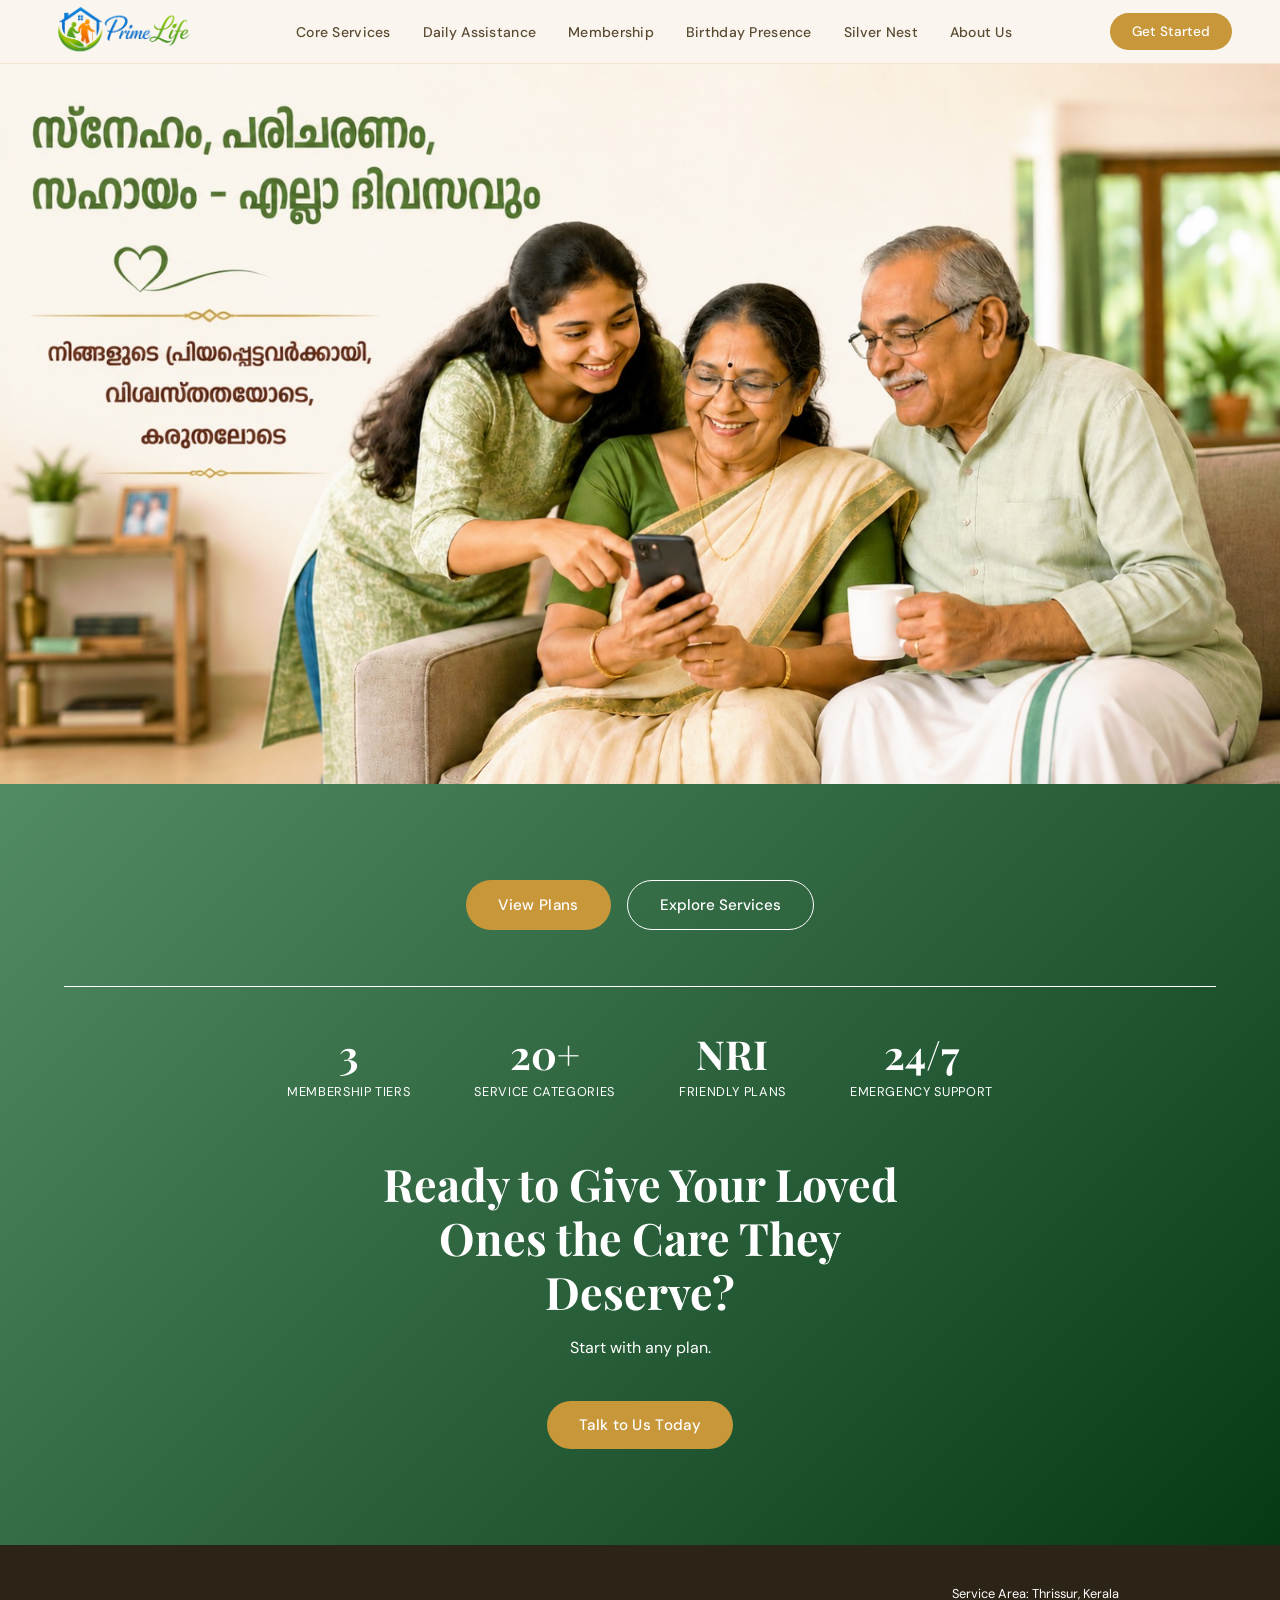
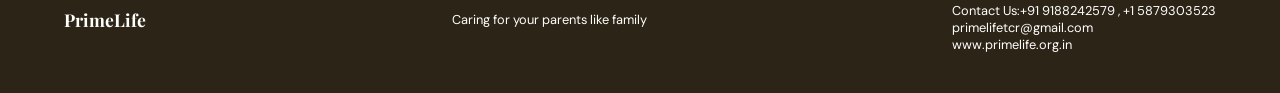
<file: index.html>
<!DOCTYPE html>
<html lang="en">

<head>
  <meta charset="UTF-8" />
  <meta name="viewport" content="width=device-width, initial-scale=1.0" />
  <title>PrimeLife</title>
  <link
    href="https://fonts.googleapis.com/css2?family=Playfair+Display:ital,wght@0,400;0,600;0,700;1,400&family=DM+Sans:wght@300;400;500&display=swap"
    rel="stylesheet" />
  <link rel="stylesheet" href="style.css" />
</head>

<body>

  <!-- NAV -->
  <nav>
    <a class="nav-logo" href="index.html"> <img src="images/logo.png" alt="" style="height: 100px;width: auto;"></a>
    <ul class="nav-links">
      <li><a href="coreservices.html">Core Services</a></li>
      <li><a href="daily.html">Daily Assistance</a></li>
      <li><a href="member.html">Membership</a></li>
      <li><a href="birthday.html">Birthday Presence</a></li>
      <li><a href="silver.html">Silver Nest</a></li>
      <li><a href="about.html">About Us</a></li>



    </ul>
    <button class="nav-cta" onclick="document.getElementById('contactModal').style.display='flex'">Get
      Started</button>
    <button class="hamburger" id="ham" aria-label="Menu">
      <span></span><span></span><span></span>
    </button>
  </nav>

  <div class="mobile-menu" id="mobileMenu">
    <a href="coreservices.html" onclick="closeMob()">Core Services</a>
    <a href="daily.html" onclick="closeMob()">Daily Assistance</a>
    <a href="member.html" onclick="closeMob()">Membership</a>
    <a href="birthday.html" onclick="closeMob()">Birthday Presence</a>
    <a href="silver.html" onclick="closeMob()">Silver Nest</a>
    <a href="about.html" onclick="closeMob()">About Us</a>



  </div>

  <!-- HERO -->
  <section1 class="hero">
    <img src="images/home.jpg" alt="">

  </section1>



  <!-- CTA -->
  <section id="cta">


    <div class="hero-buttons">
      <button class="btn-primary" onclick="window.location.href='member.html'">View
        Plans</button>
      <button class="btn-outline"
        onclick="window.location.href='coreservices.html'">Explore Services</button>
    </div>
    <div class="hero-stats">
      <div class="stat"><span class="stat-num">3</span><span class="stat-label">Membership Tiers</span></div>
      <div class="stat"><span class="stat-num">20+</span><span class="stat-label">Service Categories</span></div>
      <div class="stat"><span class="stat-num">NRI</span><span class="stat-label">Friendly Plans</span></div>
      <div class="stat"><span class="stat-num">24/7</span><span class="stat-label">Emergency Support</span></div>
    </div>
    </div>

    <h2 class="section-title">Ready to Give Your Loved Ones the Care They Deserve?</h2>
    <p>Start with any plan.</p>
    <button class="btn-primary" onclick="document.getElementById('contactModal').style.display='flex'">Talk to Us
      Today</button>
  </section>

  <!-- FOOTER -->
  <footer>
    <div class="logo"> PrimeLife</div>
    <p>Caring for your parents like family</p>
    <p>Service Area: Thrissur, Kerala <br>
      Contact Us:+91 9188242579 , +1 5879303523 <br>
      primelifetcr@gmail.com <br> www.primelife.org.in
    </p>
  </footer>




  <!-- Modal Overlay -->
  <div id="contactModal"
    style="display:none; position:fixed; inset:0; background:rgba(0,0,0,0.5); z-index:1000; align-items:center; justify-content:center;">
    <div
      style="background:#fff; border-radius:12px; padding:2rem; width:340px; position:relative; box-shadow:0 20px 60px rgba(0,0,0,0.2);">

      <!-- Close Button -->
      <button onclick="document.getElementById('contactModal').style.display='none'"
        style="position:absolute; top:12px; right:12px; background:none; border:none; font-size:22px; cursor:pointer; color:#888;">
        &times;
      </button>

      <h2 style="margin:0 0 1.5rem; font-size:20px;">Contact Us</h2>

      <!-- Address -->
      <div style="display:flex; gap:12px; margin-bottom:1rem;">
        <span style="font-size:22px;">📍</span>
        <div>
          <p style="margin:0; font-size:12px; color:#888;">Service Area</p>
          <p style="margin:0; font-weight:500;">Thrissur, Kerala</p>
        </div>
      </div>

      <!-- Phone -->
      <div style="display:flex; gap:12px; margin-bottom:1rem;">
        <span style="font-size:22px;">📞</span>
        <div>
          <p style="margin:0; font-size:12px; color:#888;">Phone</p>
          <p style="margin:0; font-weight:500;">+91 9188242576</p>
          <p style="margin:0; font-weight:500;">+1 5879303523</p>
        </div>
      </div>

      <!-- Email -->
      <div style="display:flex; gap:12px;">
        <span style="font-size:22px;">✉️</span>
        <div>
          <p style="margin:0; font-size:12px; color:#888;">Email</p>
          <p style="margin:0; font-weight:500;">primelifetcr@gmail.com</p>
        </div>
      </div>
      <!-- web -->
      <div style="display:flex; gap:12px;">
        <span style="font-size:22px;">✉️</span>
        <div>
          <p style="margin:0; font-size:12px; color:#888;">Website</p>
          <p style="margin:0; font-weight:500;">www.primelife.org.in</p>
        </div>
      </div>

    </div>
  </div>

  <script>
    // Hamburger
    const ham = document.getElementById('ham');
    const mob = document.getElementById('mobileMenu');
    ham.addEventListener('click', () => mob.classList.toggle('open'));
    function closeMob() { mob.classList.remove('open'); }

    // Scroll reveal
    const reveals = document.querySelectorAll('.reveal');
    const obs = new IntersectionObserver((entries) => {
      entries.forEach((e, i) => {
        if (e.isIntersecting) {
          setTimeout(() => e.target.classList.add('visible'), (i % 6) * 80);
          obs.unobserve(e.target);
        }
      });
    }, { threshold: 0.08 });
    reveals.forEach(r => obs.observe(r));

    // Smooth nav active state
    const sections = document.querySelectorAll('section[id]');
    const navLinks = document.querySelectorAll('.nav-links a');
    window.addEventListener('scroll', () => {
      let cur = '';
      sections.forEach(s => { if (window.scrollY >= s.offsetTop - 100) cur = s.id; });
      navLinks.forEach(a => {
        a.style.color = a.getAttribute('href') === '#' + cur ? 'var(--gold)' : '';
      });
    });
  </script>





</body>

</html>
</file>
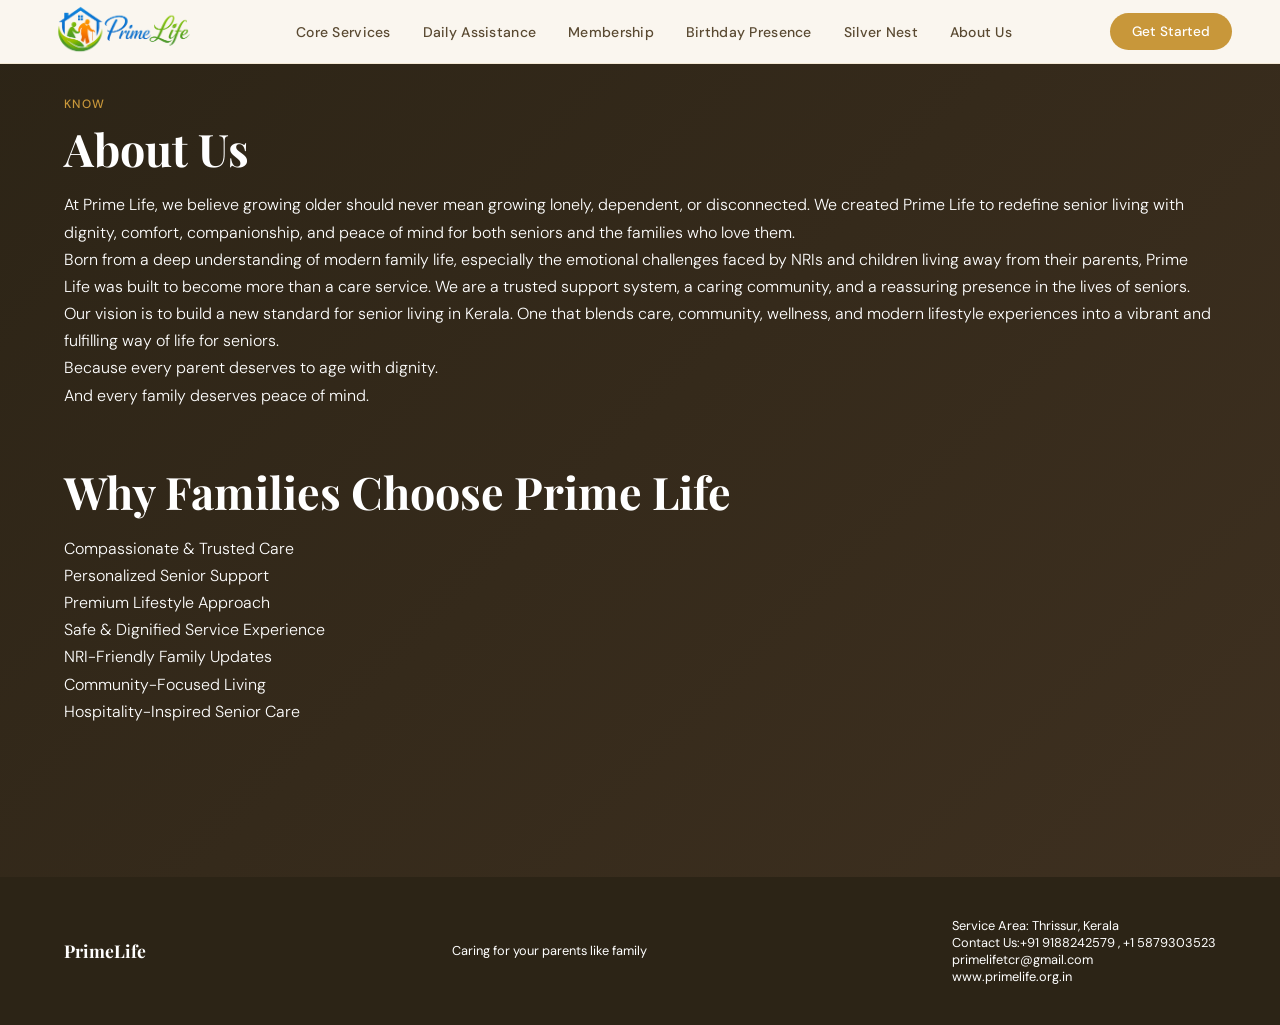
<file: about.html>
<!DOCTYPE html>
<html lang="en">

<head>
  <meta charset="UTF-8" />
  <meta name="viewport" content="width=device-width, initial-scale=1.0" />
  <title>PrimeLife</title>
  <link
    href="https://fonts.googleapis.com/css2?family=Playfair+Display:ital,wght@0,400;0,600;0,700;1,400&family=DM+Sans:wght@300;400;500&display=swap"
    rel="stylesheet" />
  <link rel="stylesheet" href="style.css" />
</head>

<body>

  <!-- NAV -->
  <nav>
    <a class="nav-logo" href="index.html"> <img src="images/logo.png" alt="" style="height: 100px;width: auto;"></a>
    <ul class="nav-links">
      <li><a href="coreservices.html">Core Services</a></li>
      <li><a href="daily.html">Daily Assistance</a></li>
      <li><a href="member.html">Membership</a></li>
      <li><a href="birthday.html">Birthday Presence</a></li>
      <li><a href="silver.html">Silver Nest</a></li>
      <li><a href="about.html">About Us</a></li>

   

    </ul>
       <button class="nav-cta" onclick="document.getElementById('contactModal').style.display='flex'">Get
      Started</button>
    <button class="hamburger" id="ham" aria-label="Menu">
      <span></span><span></span><span></span>
    </button>
  </nav>

  <div class="mobile-menu" id="mobileMenu">
    <a href="coreservices.html" onclick="closeMob()">Core Services</a>
    <a href="daily.html" onclick="closeMob()">Daily Assistance</a>
    <a href="member.html" onclick="closeMob()">Membership</a>
    <a href="birthday.html" onclick="closeMob()">Birthday Presence</a>
    <a href="silver.html" onclick="closeMob()">Silver Nest</a>
    <a href="about.html" onclick="closeMob()">About Us</a>
   

  </div>




  <section id="emotional">
    <div class="section-header">
      <span class="section-label">Know</span>
      <h2 class="section-title">About Us</h2>
      <p class="section-sub" style="max-width: max-content;">At Prime Life, we believe growing older should never mean
        growing lonely, dependent, or disconnected. We created Prime Life to redefine senior living with dignity,
        comfort, companionship, and peace of mind for both seniors and the families who love them.</p>
      <p class="section-sub" style="max-width: max-content;">Born from a deep understanding of modern family life,
        especially the emotional challenges faced by NRIs and children living away from their parents, Prime Life was
        built to become more than a care service. We are a trusted support system, a caring community, and a reassuring
        presence in the lives of seniors. </p>
      <p class="section-sub" style="max-width: max-content;">Our vision is to build a new standard for senior living in
        Kerala. One that blends care, community, wellness, and modern lifestyle experiences into a vibrant and
        fulfilling way of life for seniors.</p>
      <p class="section-sub" style="max-width: max-content;">Because every parent deserves to age with dignity. <br>
        And every family deserves peace of mind.</p>
    </div>
     <div class="section-header">
     
      <h2 class="section-title">Why Families Choose Prime Life

</h2>
      <p class="section-sub" style="max-width: max-content;">Compassionate & Trusted Care <br>
      Personalized Senior Support <br>
    Premium Lifestyle Approach <br>
  Safe & Dignified Service Experience <br>
NRI-Friendly Family Updates <br>
Community-Focused Living <br>
Hospitality-Inspired Senior Care</p>
      
    </div>

    
  </section>



  <!-- FOOTER -->
  <footer>
    <div class="logo"> PrimeLife</div>
    <p>Caring for your parents like family</p>
    <p>Service Area: Thrissur, Kerala <br>
    Contact Us:+91 9188242579 , +1 5879303523<br>
   primelifetcr@gmail.com <br> www.primelife.org.in
</p>
  </footer>




  
  <!-- Modal Overlay -->
<div id="contactModal" style="display:none; position:fixed; inset:0; background:rgba(0,0,0,0.5); z-index:1000; align-items:center; justify-content:center;">
  <div style="background:#fff; border-radius:12px; padding:2rem; width:340px; position:relative; box-shadow:0 20px 60px rgba(0,0,0,0.2);">

    <!-- Close Button -->
    <button onclick="document.getElementById('contactModal').style.display='none'"
      style="position:absolute; top:12px; right:12px; background:none; border:none; font-size:22px; cursor:pointer; color:#888;">
      &times;
    </button>

    <h2 style="margin:0 0 1.5rem; font-size:20px;">Contact Us</h2>

    <!-- Address -->
    <div style="display:flex; gap:12px; margin-bottom:1rem;">
      <span style="font-size:22px;">📍</span>
      <div>
        <p style="margin:0; font-size:12px; color:#888;">Service Area</p>
        <p style="margin:0; font-weight:500;">Thrissur, Kerala</p>
      </div>
    </div>

    <!-- Phone -->
    <div style="display:flex; gap:12px; margin-bottom:1rem;">
      <span style="font-size:22px;">📞</span>
      <div>
        <p style="margin:0; font-size:12px; color:#888;">Phone</p>
        <p style="margin:0; font-weight:500;">+91 9188242576</p>
        <p style="margin:0; font-weight:500;">+1 5879303523</p>
      </div>
    </div>

    <!-- Email -->
    <div style="display:flex; gap:12px;">
      <span style="font-size:22px;">✉️</span>
      <div>
        <p style="margin:0; font-size:12px; color:#888;">Email</p>
        <p style="margin:0; font-weight:500;">primelifetcr@gmail.com</p>
      </div>
    </div>
     <!-- web -->
    <div style="display:flex; gap:12px;">
      <span style="font-size:22px;">✉️</span>
      <div>
        <p style="margin:0; font-size:12px; color:#888;">Website</p>
        <p style="margin:0; font-weight:500;">www.primelife.org.in</p>
      </div>
    </div>

  </div>
</div>

  <script>
    // Hamburger
    const ham = document.getElementById('ham');
    const mob = document.getElementById('mobileMenu');
    ham.addEventListener('click', () => mob.classList.toggle('open'));
    function closeMob() { mob.classList.remove('open'); }

    // Scroll reveal
    const reveals = document.querySelectorAll('.reveal');
    const obs = new IntersectionObserver((entries) => {
      entries.forEach((e, i) => {
        if (e.isIntersecting) {
          setTimeout(() => e.target.classList.add('visible'), (i % 6) * 80);
          obs.unobserve(e.target);
        }
      });
    }, { threshold: 0.08 });
    reveals.forEach(r => obs.observe(r));

    // Smooth nav active state
    const sections = document.querySelectorAll('section[id]');
    const navLinks = document.querySelectorAll('.nav-links a');
    window.addEventListener('scroll', () => {
      let cur = '';
      sections.forEach(s => { if (window.scrollY >= s.offsetTop - 100) cur = s.id; });
      navLinks.forEach(a => {
        a.style.color = a.getAttribute('href') === '#' + cur ? 'var(--gold)' : '';
      });
    });
  </script>
</body>

</html>
</file>
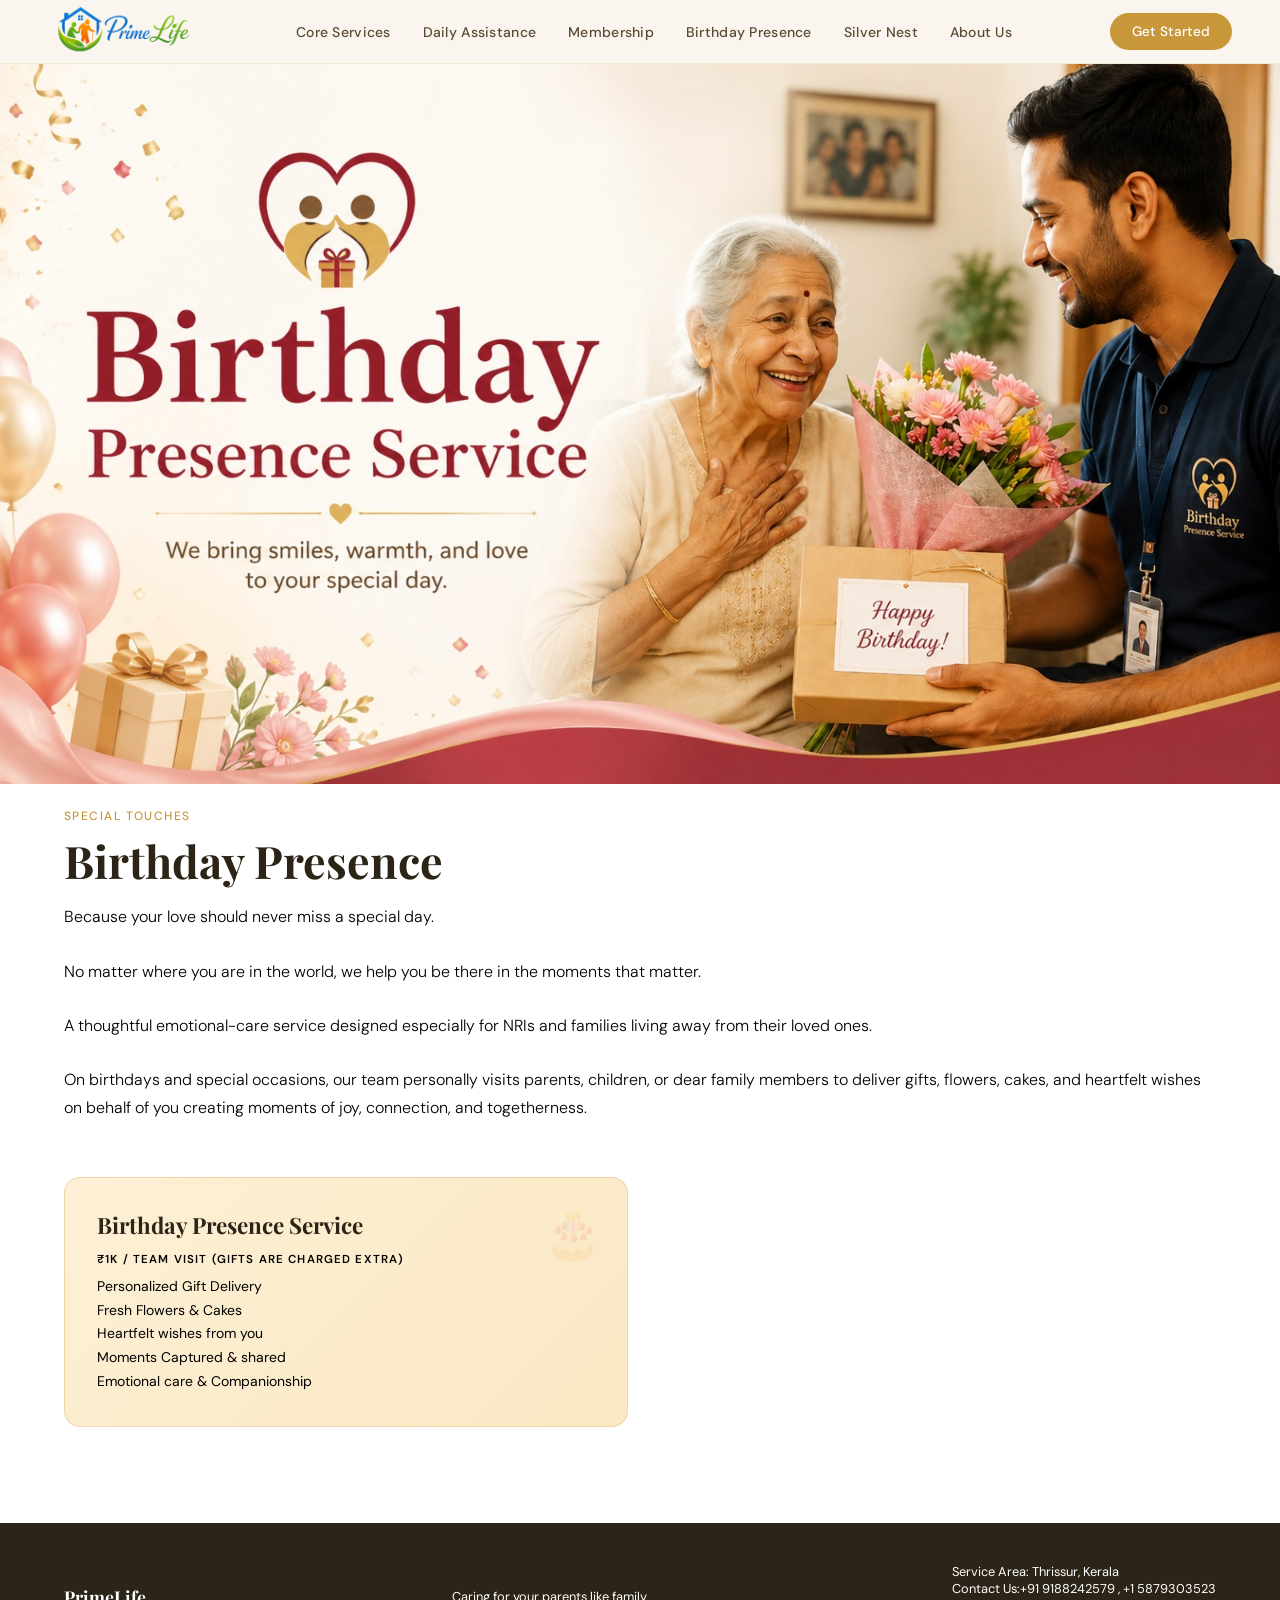
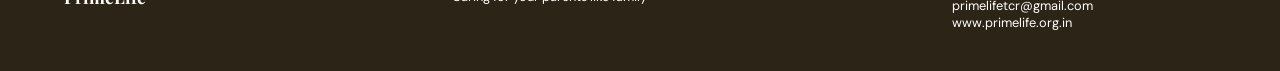
<file: birthday.html>
<!DOCTYPE html>
<html lang="en">

<head>
    <meta charset="UTF-8" />
    <meta name="viewport" content="width=device-width, initial-scale=1.0" />
    <title>PrimeLife</title>
    <link
        href="https://fonts.googleapis.com/css2?family=Playfair+Display:ital,wght@0,400;0,600;0,700;1,400&family=DM+Sans:wght@300;400;500&display=swap"
        rel="stylesheet" />
    <link rel="stylesheet" href="style.css" />
</head>

<body>

    <!-- NAV -->
    <nav>
        <a class="nav-logo" href="index.html"> <img src="images/logo.png" alt="" style="height: 100px;width: auto;"></a>
        <ul class="nav-links">
            <li><a href="coreservices.html">Core Services</a></li>
            <li><a href="daily.html">Daily Assistance</a></li>
            <li><a href="member.html">Membership</a></li>
            <li><a href="birthday.html">Birthday Presence</a></li>
            <li><a href="silver.html">Silver Nest</a></li>
            <li><a href="about.html">About Us</a></li>

           

        </ul>
            <button class="nav-cta" onclick="document.getElementById('contactModal').style.display='flex'">Get
      Started</button>
        <button class="hamburger" id="ham" aria-label="Menu">
            <span></span><span></span><span></span>
        </button>
    </nav>

    <div class="mobile-menu" id="mobileMenu">
        <a href="coreservices.html" onclick="closeMob()">Core Services</a>
        <a href="daily.html" onclick="closeMob()">Daily Assistance</a>
        <a href="member.html" onclick="closeMob()">Membership</a>
        <a href="birthday.html" onclick="closeMob()">Birthday Presence</a>
        <a href="silver.html" onclick="closeMob()">Silver Nest</a>
        <a href="about.html" onclick="closeMob()">About Us</a>


    </div>





    <!-- SPECIAL HIGHLIGHTS -->
          <section1 class="hero">
    <img src="images/birth.jpg" alt="">

  </section1>
    <section id="special" style="padding-top: 1.5rem;">
        <div class="section-header">
            <span class="section-label">Special Touches</span>
            <h2 class="section-title">Birthday Presence</h2>
            <p class="section-sub" style="max-width: max-content;">Because your love should never miss a special day. <br> <br>

                No matter where you are in the world, we help you be there in the moments that matter. <br><br>

                A thoughtful emotional-care service designed especially for NRIs and families living away from their
                loved ones. <br><br>

                On birthdays and special occasions, our team personally visits parents, children, or dear family members
                to deliver gifts, flowers, cakes, and heartfelt wishes on behalf of you creating moments of joy,
                connection, and togetherness.</p>
        </div>
        <div class="specials-grid">
            <div class="special-card special-birthday reveal">
                <span class="big-icon">🎂</span>

                <h3>Birthday Presence Service</h3>
                <span class="s-label">₹1K / team visit (gifts are charged extra)</span>
                <p>Personalized Gift Delivery <br>
                    Fresh Flowers & Cakes <br>
                    Heartfelt wishes from you <br>
                    Moments Captured & shared <br>
                    Emotional care & Companionship
                </p>
            </div>
      
        </div>
    </section>


  <!-- FOOTER -->
  <footer>
    <div class="logo"> PrimeLife</div>
    <p>Caring for your parents like family</p>
    <p>Service Area: Thrissur, Kerala <br>
    Contact Us:+91 9188242579 , +1 5879303523<br>
   primelifetcr@gmail.com <br> www.primelife.org.in
</p>
  </footer>





  <!-- Modal Overlay -->
<div id="contactModal" style="display:none; position:fixed; inset:0; background:rgba(0,0,0,0.5); z-index:1000; align-items:center; justify-content:center;">
  <div style="background:#fff; border-radius:12px; padding:2rem; width:340px; position:relative; box-shadow:0 20px 60px rgba(0,0,0,0.2);">

    <!-- Close Button -->
    <button onclick="document.getElementById('contactModal').style.display='none'"
      style="position:absolute; top:12px; right:12px; background:none; border:none; font-size:22px; cursor:pointer; color:#888;">
      &times;
    </button>

    <h2 style="margin:0 0 1.5rem; font-size:20px;">Contact Us</h2>

    <!-- Address -->
    <div style="display:flex; gap:12px; margin-bottom:1rem;">
      <span style="font-size:22px;">📍</span>
      <div>
        <p style="margin:0; font-size:12px; color:#888;">Service Area</p>
        <p style="margin:0; font-weight:500;">Thrissur, Kerala</p>
      </div>
    </div>

    <!-- Phone -->
    <div style="display:flex; gap:12px; margin-bottom:1rem;">
      <span style="font-size:22px;">📞</span>
      <div>
        <p style="margin:0; font-size:12px; color:#888;">Phone</p>
        <p style="margin:0; font-weight:500;">+91 9188242576</p>
        <p style="margin:0; font-weight:500;">+1 5879303523</p>
      </div>
    </div>

    <!-- Email -->
    <div style="display:flex; gap:12px;">
      <span style="font-size:22px;">✉️</span>
      <div>
        <p style="margin:0; font-size:12px; color:#888;">Email</p>
        <p style="margin:0; font-weight:500;">primelifetcr@gmail.com</p>
      </div>
    </div>
     <!-- web -->
    <div style="display:flex; gap:12px;">
      <span style="font-size:22px;">✉️</span>
      <div>
        <p style="margin:0; font-size:12px; color:#888;">Website</p>
        <p style="margin:0; font-weight:500;">www.primelife.org.in</p>
      </div>
    </div>

  </div>
</div>



    <script>
        // Hamburger
        const ham = document.getElementById('ham');
        const mob = document.getElementById('mobileMenu');
        ham.addEventListener('click', () => mob.classList.toggle('open'));
        function closeMob() { mob.classList.remove('open'); }

        // Scroll reveal
        const reveals = document.querySelectorAll('.reveal');
        const obs = new IntersectionObserver((entries) => {
            entries.forEach((e, i) => {
                if (e.isIntersecting) {
                    setTimeout(() => e.target.classList.add('visible'), (i % 6) * 80);
                    obs.unobserve(e.target);
                }
            });
        }, { threshold: 0.08 });
        reveals.forEach(r => obs.observe(r));

        // Smooth nav active state
        const sections = document.querySelectorAll('section[id]');
        const navLinks = document.querySelectorAll('.nav-links a');
        window.addEventListener('scroll', () => {
            let cur = '';
            sections.forEach(s => { if (window.scrollY >= s.offsetTop - 100) cur = s.id; });
            navLinks.forEach(a => {
                a.style.color = a.getAttribute('href') === '#' + cur ? 'var(--gold)' : '';
            });
        });
    </script>
</body>

</html>
</file>
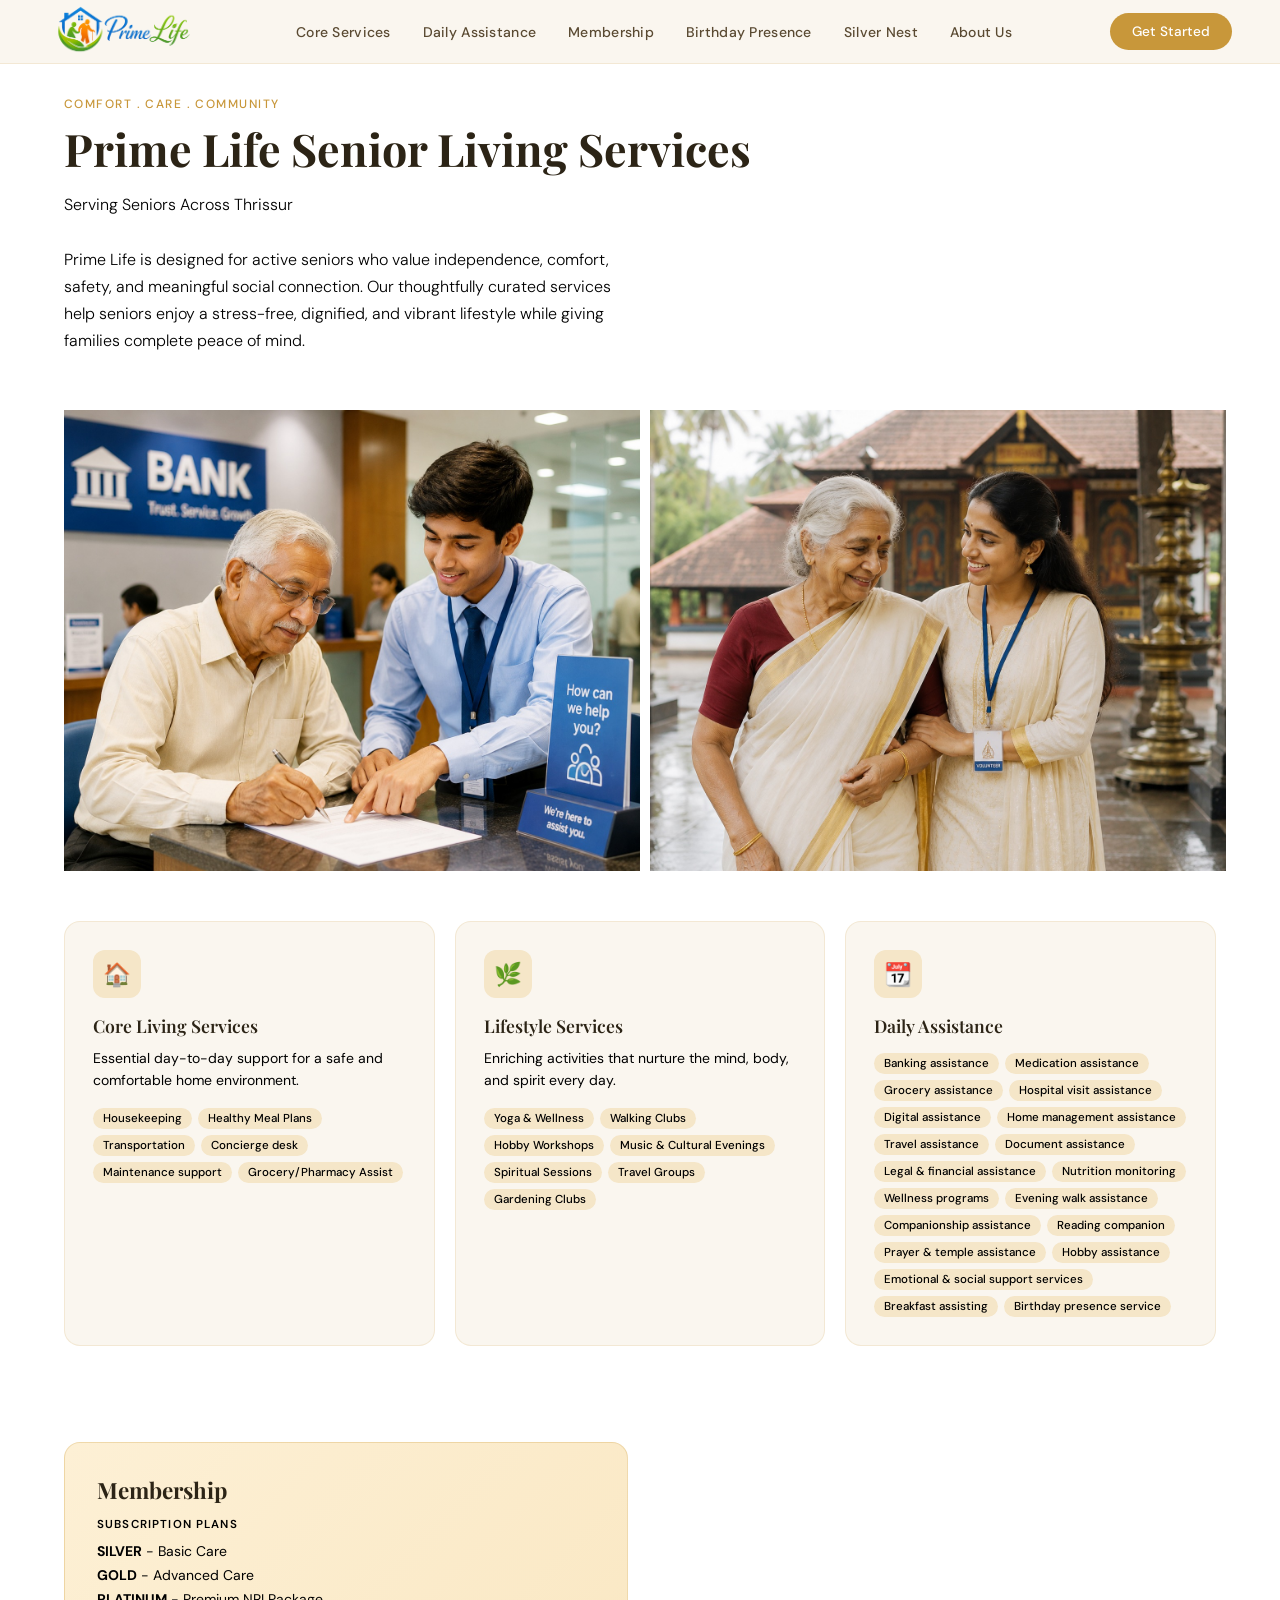
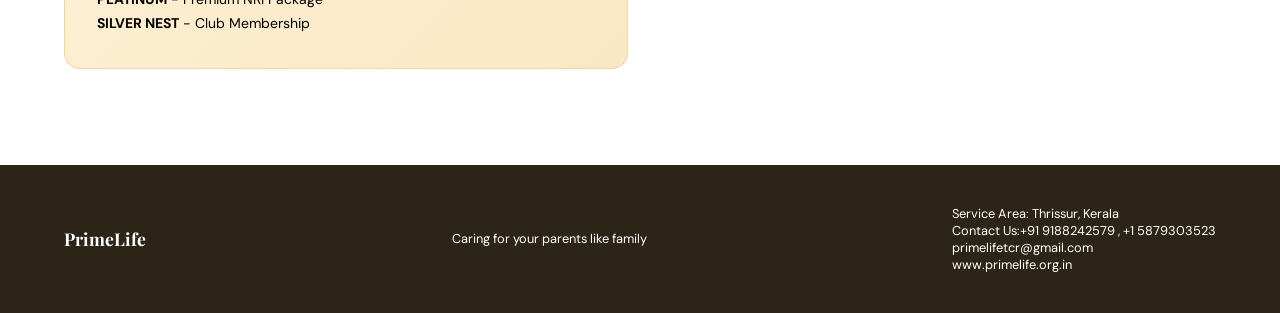
<file: coreservices.html>
<!DOCTYPE html>
<html lang="en">

<head>
    <meta charset="UTF-8" />
    <meta name="viewport" content="width=device-width, initial-scale=1.0" />
    <title>PrimeLife</title>
    <link
        href="https://fonts.googleapis.com/css2?family=Playfair+Display:ital,wght@0,400;0,600;0,700;1,400&family=DM+Sans:wght@300;400;500&display=swap"
        rel="stylesheet" />
    <link rel="stylesheet" href="style.css" />
</head>

<body>

    <!-- NAV -->
    <nav>
       <a class="nav-logo" href="index.html"> <img src="images/logo.png" alt="" style="height: 100px;width: auto;"></a>
        <ul class="nav-links">
            <li><a href="coreservices.html">Core Services</a></li>
            <li><a href="daily.html">Daily Assistance</a></li>
            <li><a href="member.html">Membership</a></li>
            <li><a href="birthday.html">Birthday Presence</a></li>
            <li><a href="silver.html">Silver Nest</a></li>
            <li><a href="about.html">About Us</a></li>

          

        </ul>
          <button class="nav-cta" onclick="document.getElementById('contactModal').style.display='flex'">Get
      Started</button>
        <button class="hamburger" id="ham" aria-label="Menu">
            <span></span><span></span><span></span>
        </button>
    </nav>

    <div class="mobile-menu" id="mobileMenu">
        <a href="coreservices.html" onclick="closeMob()">Core Services</a>
        <a href="daily.html" onclick="closeMob()">Daily Assistance</a>
        <a href="member.html" onclick="closeMob()">Membership</a>
        <a href="birthday.html" onclick="closeMob()">Birthday Presence</a>
        <a href="silver.html" onclick="closeMob()">Silver Nest</a>
        <a href="about.html" onclick="closeMob()">About Us</a>
      

    </div>


    <!-- CORE & LIFESTYLE SERVICES -->
    <section id="services">
        <div class="section-header">
            <span class="section-label">Comfort . Care . Community</span>
            <h2 class="section-title">Prime Life Senior Living Services</h2>
            <p class="section-sub">Serving Seniors Across Thrissur <br><br>

                Prime Life is designed for active seniors who value independence, comfort, safety, and meaningful social
                connection. Our thoughtfully curated services help seniors enjoy a stress-free, dignified, and vibrant
                lifestyle while giving families complete peace of mind.</p>
        </div>

        <div class="image-row">
  <img src="images/corepic001.jpg" alt="Image 1">
  <img src="images/corepic002.jpg" alt="Image 2">
</div>
        <div class="services-grid" ">
            <div class="service-card reveal">
                <div class="service-icon">🏠</div>
                <h3>Core Living Services</h3>
                <p>Essential day-to-day support for a safe and comfortable home environment.</p>
                <div class="service-tags">
                    <span class="tag">Housekeeping</span>
                    <span class="tag">Healthy Meal Plans</span>
                    <span class="tag">Transportation</span>
                    <span class="tag">Concierge desk</span>
                    <span class="tag">Maintenance support</span>
                    <span class="tag">Grocery/Pharmacy Assist</span>
                </div>
            </div>
            <div class="service-card reveal">
                <div class="service-icon">🌿</div>
                <h3>Lifestyle Services</h3>
                <p>Enriching activities that nurture the mind, body, and spirit every day.</p>
                <div class="service-tags">
                    <span class="tag">Yoga &amp; Wellness </span>
                    <span class="tag">Walking Clubs</span>
                    <span class="tag">Hobby Workshops</span>
                    <span class="tag">Music &amp; Cultural Evenings</span>
                    <span class="tag">Spiritual Sessions</span>
                    <span class="tag">Travel Groups</span>
                    <span class="tag">Gardening Clubs</span>
                </div>
                
            </div>
                        <div class="service-card reveal">
                <div class="service-icon">📆</div>
                <h3>Daily Assistance </h3>
                
                <div class="service-tags">
                    <span class="tag">Banking assistance</span>
                    <span class="tag">Medication assistance</span>
                    <span class="tag">Grocery assistance</span>
                    <span class="tag">Hospital visit assistance</span>
                    <span class="tag">Digital assistance</span>
                    <span class="tag">Home management assistance</span>
                    <span class="tag">Travel assistance</span>
                    <span class="tag">Document assistance</span>
                    <span class="tag">Legal &amp; financial assistance</span>
                    <span class="tag">Nutrition monitoring</span>
                    <span class="tag">Wellness programs</span>
                    <span class="tag">Evening walk assistance</span>
                    <span class="tag">Companionship assistance</span>
                    <span class="tag">Reading companion</span>
                    <span class="tag">Prayer &amp; temple assistance</span>
                    <span class="tag">Hobby assistance</span>
                    <span class="tag">Emotional &amp; social support services</span>
                    <span class="tag">Breakfast assisting</span>
                    <span class="tag">Birthday presence service</span>
                  
                  
                </div>
            </div>

    </section>
    <section id="special" style="padding-top: 0;">
        <div class="specials-grid">
            <div class="special-card special-birthday reveal">
                

                <h3>Membership</h3>
                <span class="s-label">Subscription Plans</span>
                <p> <b>SILVER</b> - Basic Care<br>
                    <b>GOLD</b> - Advanced Care <br>
                    <b>PLATINUM</b> - Premium NRI Package<br>
                    <b>SILVER NEST</b> - Club Membership <br>
                    
                </p>
            </div>
          
        </div>
        
    </section>

    


  

  
  <!-- FOOTER -->
  <footer>
    <div class="logo"> PrimeLife</div>
    <p>Caring for your parents like family</p>
    <p>Service Area: Thrissur, Kerala <br>
    Contact Us:+91 9188242579 , +1 5879303523<br>
   primelifetcr@gmail.com <br> www.primelife.org.in
</p>
  </footer>




  <!-- Modal Overlay -->
<div id="contactModal" style="display:none; position:fixed; inset:0; background:rgba(0,0,0,0.5); z-index:1000; align-items:center; justify-content:center;">
  <div style="background:#fff; border-radius:12px; padding:2rem; width:340px; position:relative; box-shadow:0 20px 60px rgba(0,0,0,0.2);">

    <!-- Close Button -->
    <button onclick="document.getElementById('contactModal').style.display='none'"
      style="position:absolute; top:12px; right:12px; background:none; border:none; font-size:22px; cursor:pointer; color:#888;">
      &times;
    </button>

    <h2 style="margin:0 0 1.5rem; font-size:20px;">Contact Us</h2>

    <!-- Address -->
    <div style="display:flex; gap:12px; margin-bottom:1rem;">
      <span style="font-size:22px;">📍</span>
      <div>
        <p style="margin:0; font-size:12px; color:#888;">Service Area</p>
        <p style="margin:0; font-weight:500;">Thrissur, Kerala</p>
      </div>
    </div>

    <!-- Phone -->
    <div style="display:flex; gap:12px; margin-bottom:1rem;">
      <span style="font-size:22px;">📞</span>
      <div>
        <p style="margin:0; font-size:12px; color:#888;">Phone</p>
        <p style="margin:0; font-weight:500;">+91 9188242576</p>
        <p style="margin:0; font-weight:500;">+1 5879303523</p>
      </div>
    </div>

    <!-- Email -->
    <div style="display:flex; gap:12px;">
      <span style="font-size:22px;">✉️</span>
      <div>
        <p style="margin:0; font-size:12px; color:#888;">Email</p>
        <p style="margin:0; font-weight:500;">primelifetcr@gmail.com</p>
      </div>
    </div>
     <!-- web -->
    <div style="display:flex; gap:12px;">
      <span style="font-size:22px;">✉️</span>
      <div>
        <p style="margin:0; font-size:12px; color:#888;">Website</p>
        <p style="margin:0; font-weight:500;">www.primelife.org.in</p>
      </div>
    </div>

  </div>
</div>



    <script>
        // Hamburger
        const ham = document.getElementById('ham');
        const mob = document.getElementById('mobileMenu');
        ham.addEventListener('click', () => mob.classList.toggle('open'));
        function closeMob() { mob.classList.remove('open'); }

        // Scroll reveal
        const reveals = document.querySelectorAll('.reveal');
        const obs = new IntersectionObserver((entries) => {
            entries.forEach((e, i) => {
                if (e.isIntersecting) {
                    setTimeout(() => e.target.classList.add('visible'), (i % 6) * 80);
                    obs.unobserve(e.target);
                }
            });
        }, { threshold: 0.08 });
        reveals.forEach(r => obs.observe(r));

        // Smooth nav active state
        const sections = document.querySelectorAll('section[id]');
        const navLinks = document.querySelectorAll('.nav-links a');
        window.addEventListener('scroll', () => {
            let cur = '';
            sections.forEach(s => { if (window.scrollY >= s.offsetTop - 100) cur = s.id; });
            navLinks.forEach(a => {
                a.style.color = a.getAttribute('href') === '#' + cur ? 'var(--gold)' : '';
            });
        });
    </script>
</body>

</html>
</file>
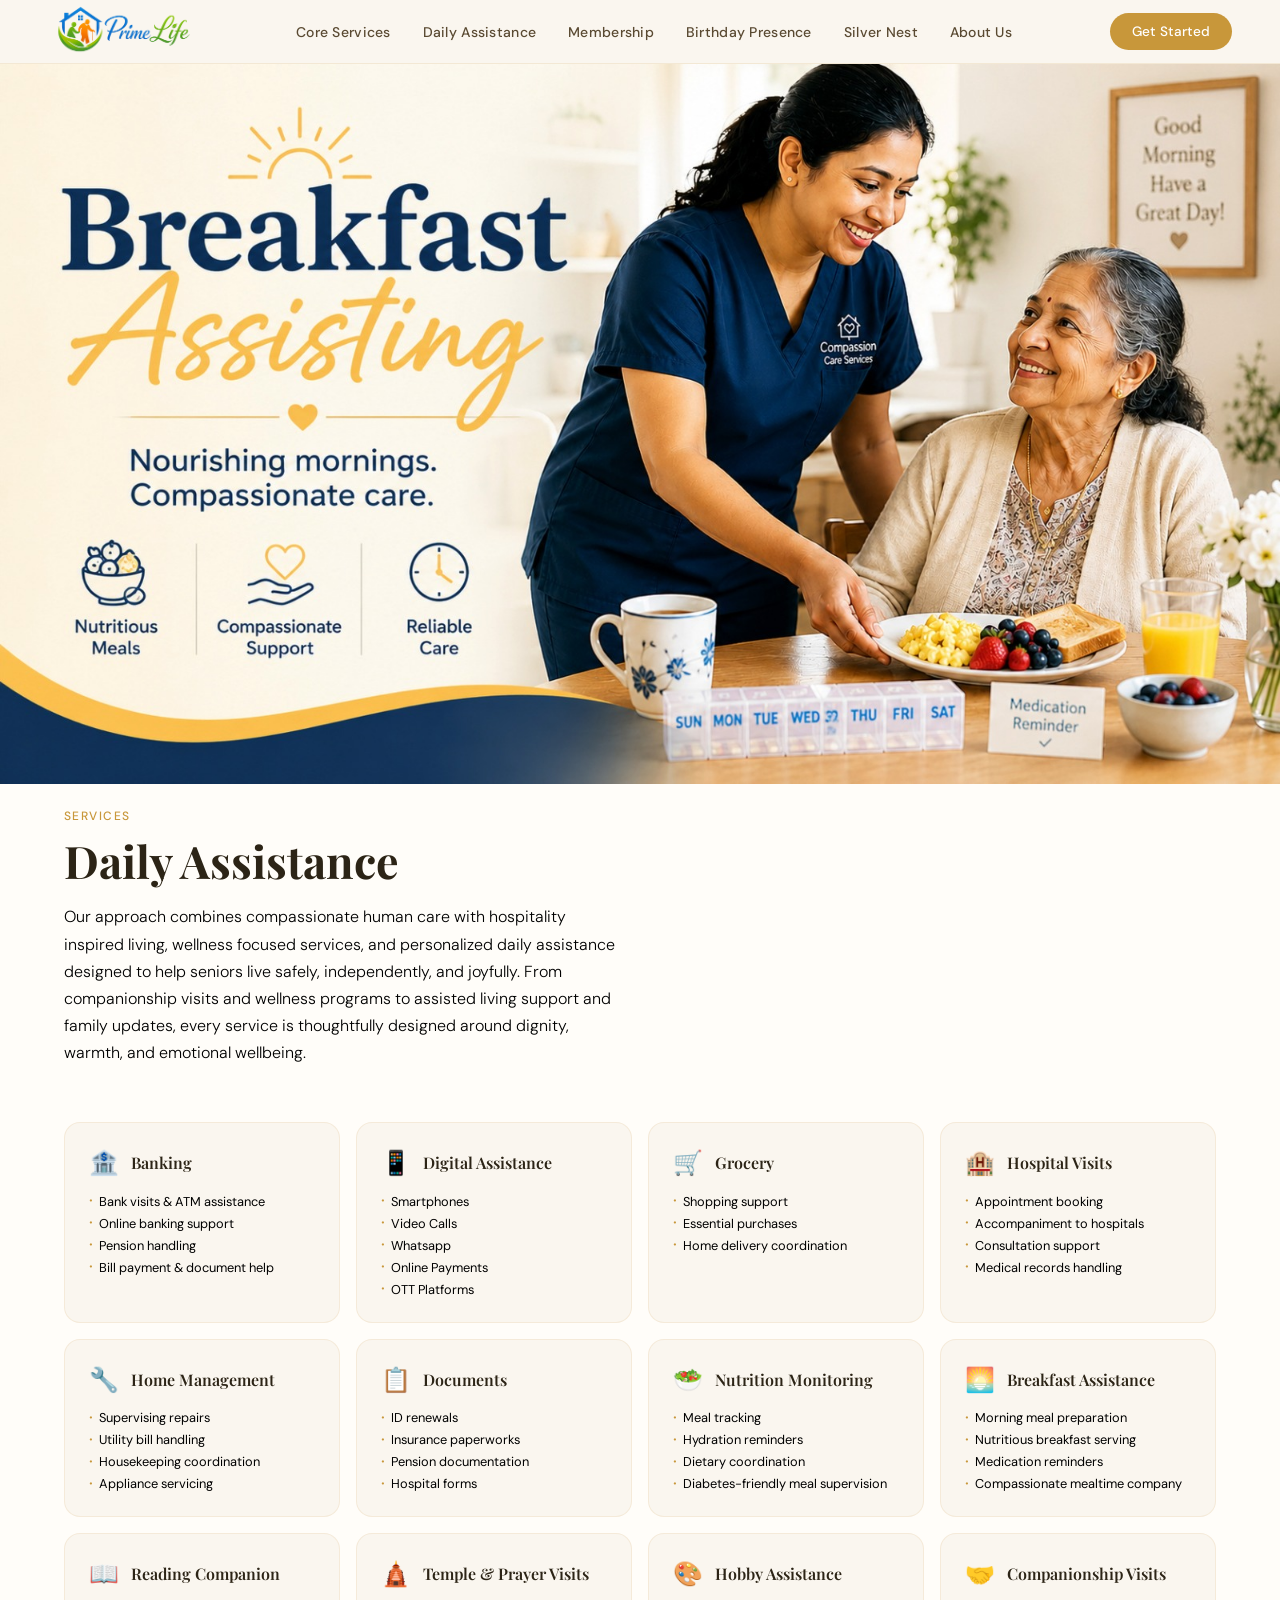
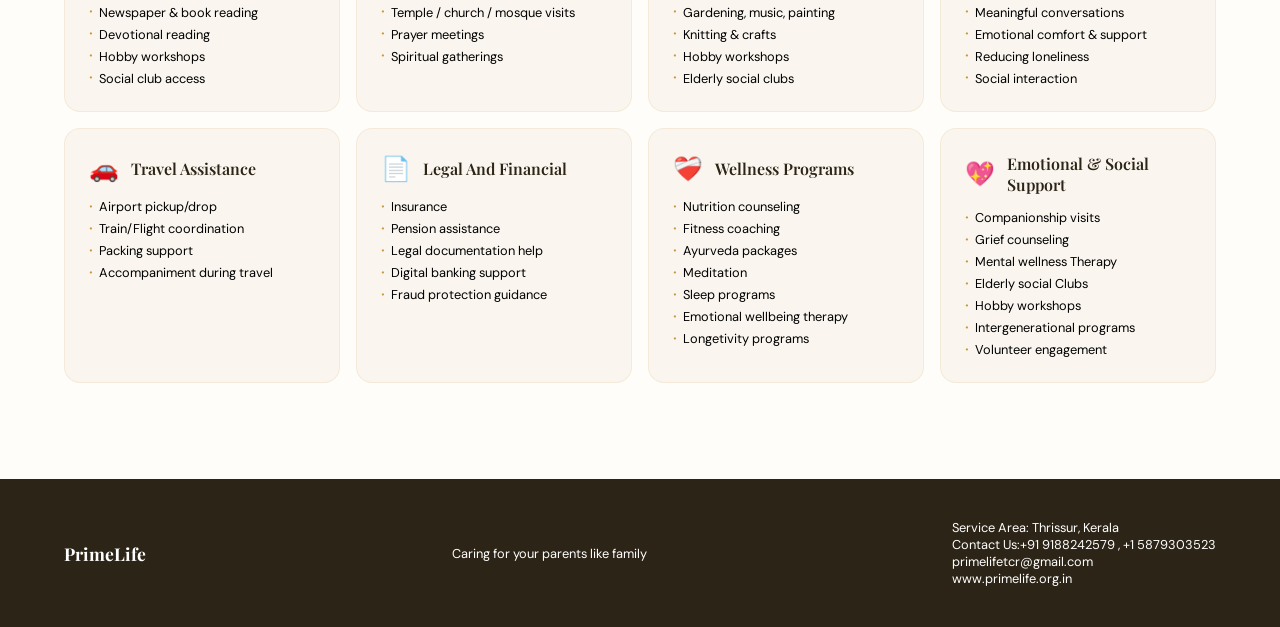
<file: daily.html>
<!DOCTYPE html>
<html lang="en">

<head>
  <meta charset="UTF-8" />
  <meta name="viewport" content="width=device-width, initial-scale=1.0" />
  <title>PrimeLife</title>
  <link
    href="https://fonts.googleapis.com/css2?family=Playfair+Display:ital,wght@0,400;0,600;0,700;1,400&family=DM+Sans:wght@300;400;500&display=swap"
    rel="stylesheet" />
  <link rel="stylesheet" href="style.css" />
</head>

<body>

  <!-- NAV -->
  
    <nav>
   <a class="nav-logo" href="index.html"> <img src="images/logo.png" alt="" style="height: 100px;width: auto;"></a>
    <ul class="nav-links">
      <li><a href="coreservices.html">Core Services</a></li>
      <li><a href="daily.html">Daily Assistance</a></li>
      <li><a href="member.html">Membership</a></li>
      <li><a href="birthday.html">Birthday Presence</a></li>
      <li><a href="silver.html">Silver Nest</a></li>
      <li><a href="about.html">About Us</a></li>

      

    </ul>
      <button class="nav-cta" onclick="document.getElementById('contactModal').style.display='flex'">Get
      Started</button>
    <button class="hamburger" id="ham" aria-label="Menu">
      <span></span><span></span><span></span>
    </button>
  </nav>

  <div class="mobile-menu" id="mobileMenu">
    <a href="coreservices.html" onclick="closeMob()">Core Services</a>
    <a href="daily.html" onclick="closeMob()">Daily Assistance</a>
    <a href="member.html" onclick="closeMob()">Membership</a>
    <a href="birthday.html" onclick="closeMob()">Birthday Presence</a>
    <a href="silver.html" onclick="closeMob()">Silver Nest</a>
    <a href="about.html" onclick="closeMob()">About Us</a>
   

  </div>
 
  <!-- DAILY ASSISTANCE -->
     <section1 class="hero">
    <img src="images/breakfast.jpg" alt="">

  </section1>

  <section id="assistance" style="padding-top: 1.5rem;">
    <div class="section-header">
      <span class="section-label">Services</span>
      <h2 class="section-title">Daily Assistance </h2>
      <p class="section-sub">Our approach combines compassionate human care with hospitality inspired living, wellness focused services, and personalized daily assistance designed to help seniors live safely, independently, and joyfully. From companionship visits and wellness programs to assisted living support and family updates, every service is thoughtfully designed around dignity, warmth, and emotional wellbeing.</p>
    </div>
    <div class="assist-grid">
      <div class="assist-card reveal">
        <div class="assist-card-header"><span class="assist-icon">🏦</span>
          <h3>Banking</h3>
        </div>
        <ul>
          <li>Bank visits &amp; ATM assistance</li>
          <li>Online banking support</li>
          <li>Pension handling</li>
          <li>Bill payment &amp; document help</li>
        </ul>
      </div>
      <div class="assist-card reveal">
        <div class="assist-card-header"><span class="assist-icon">📱</span>
          <h3>Digital Assistance</h3>
        </div>
        <ul>
          <li>Smartphones</li>
          <li>Video Calls</li>
          <li>Whatsapp</li>
          <li>Online Payments</li>
          <li>OTT Platforms</li>
        </ul>
      </div>
      <div class="assist-card reveal">
        <div class="assist-card-header"><span class="assist-icon">🛒</span>
          <h3>Grocery</h3>
        </div>
        <ul>
          <li>Shopping support</li>
          <li>Essential purchases</li>
          <li>Home delivery coordination</li>
        </ul>
      </div>
      <div class="assist-card reveal">
        <div class="assist-card-header"><span class="assist-icon">🏨</span>
          <h3>Hospital Visits</h3>
        </div>
        <ul>
          <li>Appointment booking</li>
          <li>Accompaniment to hospitals</li>
          <li>Consultation support</li>
          <li>Medical records handling</li>
        </ul>
      </div>
      <div class="assist-card reveal">
        <div class="assist-card-header"><span class="assist-icon">🔧</span>
          <h3>Home Management</h3>
        </div>
        <ul>
          <li>Supervising repairs</li>
          <li>Utility bill handling</li>
          <li>Housekeeping coordination</li>
          <li>Appliance servicing</li>
        </ul>
      </div>
      <div class="assist-card reveal">
        <div class="assist-card-header"><span class="assist-icon">📋</span>
          <h3>Documents</h3>
        </div>
        <ul>
          <li>ID renewals</li>
          <li>Insurance paperworks</li>
          <li>Pension documentation</li>
          <li>Hospital forms</li>
        </ul>
      </div>
      <div class="assist-card reveal">
        <div class="assist-card-header"><span class="assist-icon">🥗</span>
          <h3>Nutrition Monitoring</h3>
        </div>
        <ul>
          <li>Meal tracking</li>
          <li>Hydration reminders</li>
          <li>Dietary coordination</li>
          <li>Diabetes-friendly meal supervision</li>
        </ul>
      </div>
      <div class="assist-card reveal">
        <div class="assist-card-header"><span class="assist-icon">🌅</span>
          <h3>Breakfast Assistance</h3>
        </div>
        <ul>
          <li>Morning meal preparation</li>
          <li>Nutritious breakfast serving</li>
          <li>Medication reminders</li>
          <li>Compassionate mealtime company</li>
        </ul>
      </div>
      <div class="assist-card reveal">
        <div class="assist-card-header"><span class="assist-icon">📖</span>
          <h3>Reading Companion</h3>
        </div>
        <ul>
          <li>Newspaper &amp; book reading</li>
          <li>Devotional reading</li>
          <li>Hobby workshops</li>
          <li>Social club access</li>
        </ul>
      </div>
      <div class="assist-card reveal">
        <div class="assist-card-header"><span class="assist-icon">🛕</span>
          <h3>Temple &amp; Prayer Visits</h3>
        </div>
        <ul>
          <li>Temple / church / mosque visits</li>
          <li>Prayer meetings</li>
          <li>Spiritual gatherings</li>
        </ul>
      </div>
      <div class="assist-card reveal">
        <div class="assist-card-header"><span class="assist-icon">🎨</span>
          <h3>Hobby Assistance</h3>
        </div>
        <ul>
          <li>Gardening, music, painting</li>
          <li>Knitting &amp; crafts</li>
          <li>Hobby workshops</li>
          <li>Elderly social clubs</li>
        </ul>
      </div>
      <div class="assist-card reveal">
        <div class="assist-card-header"><span class="assist-icon">🤝</span>
          <h3>Companionship Visits</h3>
        </div>
        <ul>
          <li>Meaningful conversations</li>
          <li>Emotional comfort &amp; support</li>
          <li>Reducing loneliness</li>
          <li>Social interaction</li>
        </ul>
      </div>
      <div class="assist-card reveal">
        <div class="assist-card-header"><span class="assist-icon">🚗</span>
          <h3>Travel Assistance</h3>
        </div>
        <ul>
          <li>Airport pickup/drop</li>
          <li>Train/Flight coordination</li>
          <li>Packing support</li>
          <li>Accompaniment during travel</li>
        </ul>
      </div>
      <div class="assist-card reveal">
        <div class="assist-card-header"><span class="assist-icon">📄</span>
          <h3>Legal And Financial</h3>
        </div>
        <ul>
          <li>Insurance</li>
          <li>Pension assistance</li>
          <li>Legal documentation help</li>
          <li>Digital banking support</li>
          <li>Fraud protection guidance</li>
        </ul>
      </div>
      <div class="assist-card reveal">
        <div class="assist-card-header"><span class="assist-icon">❤️‍🩹</span>
          <h3>Wellness Programs</h3>
        </div>
        <ul>
          <li>Nutrition counseling</li>
          <li>Fitness coaching</li>
          <li>Ayurveda packages</li>
          <li>Meditation</li>
          <li>Sleep programs</li>
          <li>Emotional wellbeing therapy</li>
          <li>Longetivity programs</li>
         
        </ul>
      </div>
      <div class="assist-card reveal">
        <div class="assist-card-header"><span class="assist-icon">💖</span>
          <h3>Emotional &amp; Social Support</h3>
        </div>
        <ul>
          <li>Companionship visits</li>
          <li>Grief counseling</li>
          <li>Mental wellness Therapy</li>
          <li>Elderly social Clubs</li>
          <li>Hobby workshops</li>
          <li>Intergenerational programs</li>
          <li>Volunteer engagement</li>
        </ul>
      </div>
    </div>
  </section>



  
  <!-- FOOTER -->
  <footer>
    <div class="logo"> PrimeLife</div>
    <p>Caring for your parents like family</p>
    <p>Service Area: Thrissur, Kerala <br>
    Contact Us:+91 9188242579 , +1 5879303523<br>
   primelifetcr@gmail.com <br> www.primelife.org.in
</p>
  </footer>




  <!-- Modal Overlay -->
<div id="contactModal" style="display:none; position:fixed; inset:0; background:rgba(0,0,0,0.5); z-index:1000; align-items:center; justify-content:center;">
  <div style="background:#fff; border-radius:12px; padding:2rem; width:340px; position:relative; box-shadow:0 20px 60px rgba(0,0,0,0.2);">

    <!-- Close Button -->
    <button onclick="document.getElementById('contactModal').style.display='none'"
      style="position:absolute; top:12px; right:12px; background:none; border:none; font-size:22px; cursor:pointer; color:#888;">
      &times;
    </button>

    <h2 style="margin:0 0 1.5rem; font-size:20px;">Contact Us</h2>

    <!-- Address -->
    <div style="display:flex; gap:12px; margin-bottom:1rem;">
      <span style="font-size:22px;">📍</span>
      <div>
        <p style="margin:0; font-size:12px; color:#888;">Service Area</p>
        <p style="margin:0; font-weight:500;">Thrissur, Kerala</p>
      </div>
    </div>

    <!-- Phone -->
    <div style="display:flex; gap:12px; margin-bottom:1rem;">
      <span style="font-size:22px;">📞</span>
      <div>
        <p style="margin:0; font-size:12px; color:#888;">Phone</p>
        <p style="margin:0; font-weight:500;">+91 9188242576</p>
        <p style="margin:0; font-weight:500;">+1 5879303523</p>
      </div>
    </div>

    <!-- Email -->
    <div style="display:flex; gap:12px;">
      <span style="font-size:22px;">✉️</span>
      <div>
        <p style="margin:0; font-size:12px; color:#888;">Email</p>
        <p style="margin:0; font-weight:500;">primelifetcr@gmail.com</p>
      </div>
    </div>
     <!-- web -->
    <div style="display:flex; gap:12px;">
      <span style="font-size:22px;">✉️</span>
      <div>
        <p style="margin:0; font-size:12px; color:#888;">Website</p>
        <p style="margin:0; font-weight:500;">www.primelife.org.in</p>
      </div>
    </div>

  </div>
</div>



  <script>
    // Hamburger
    const ham = document.getElementById('ham');
    const mob = document.getElementById('mobileMenu');
    ham.addEventListener('click', () => mob.classList.toggle('open'));
    function closeMob() { mob.classList.remove('open'); }

    // Scroll reveal
    const reveals = document.querySelectorAll('.reveal');
    const obs = new IntersectionObserver((entries) => {
      entries.forEach((e, i) => {
        if (e.isIntersecting) {
          setTimeout(() => e.target.classList.add('visible'), (i % 6) * 80);
          obs.unobserve(e.target);
        }
      });
    }, { threshold: 0.08 });
    reveals.forEach(r => obs.observe(r));

    // Smooth nav active state
    const sections = document.querySelectorAll('section[id]');
    const navLinks = document.querySelectorAll('.nav-links a');
    window.addEventListener('scroll', () => {
      let cur = '';
      sections.forEach(s => { if (window.scrollY >= s.offsetTop - 100) cur = s.id; });
      navLinks.forEach(a => {
        a.style.color = a.getAttribute('href') === '#' + cur ? 'var(--gold)' : '';
      });
    });
  </script>
</body>

</html>
</file>
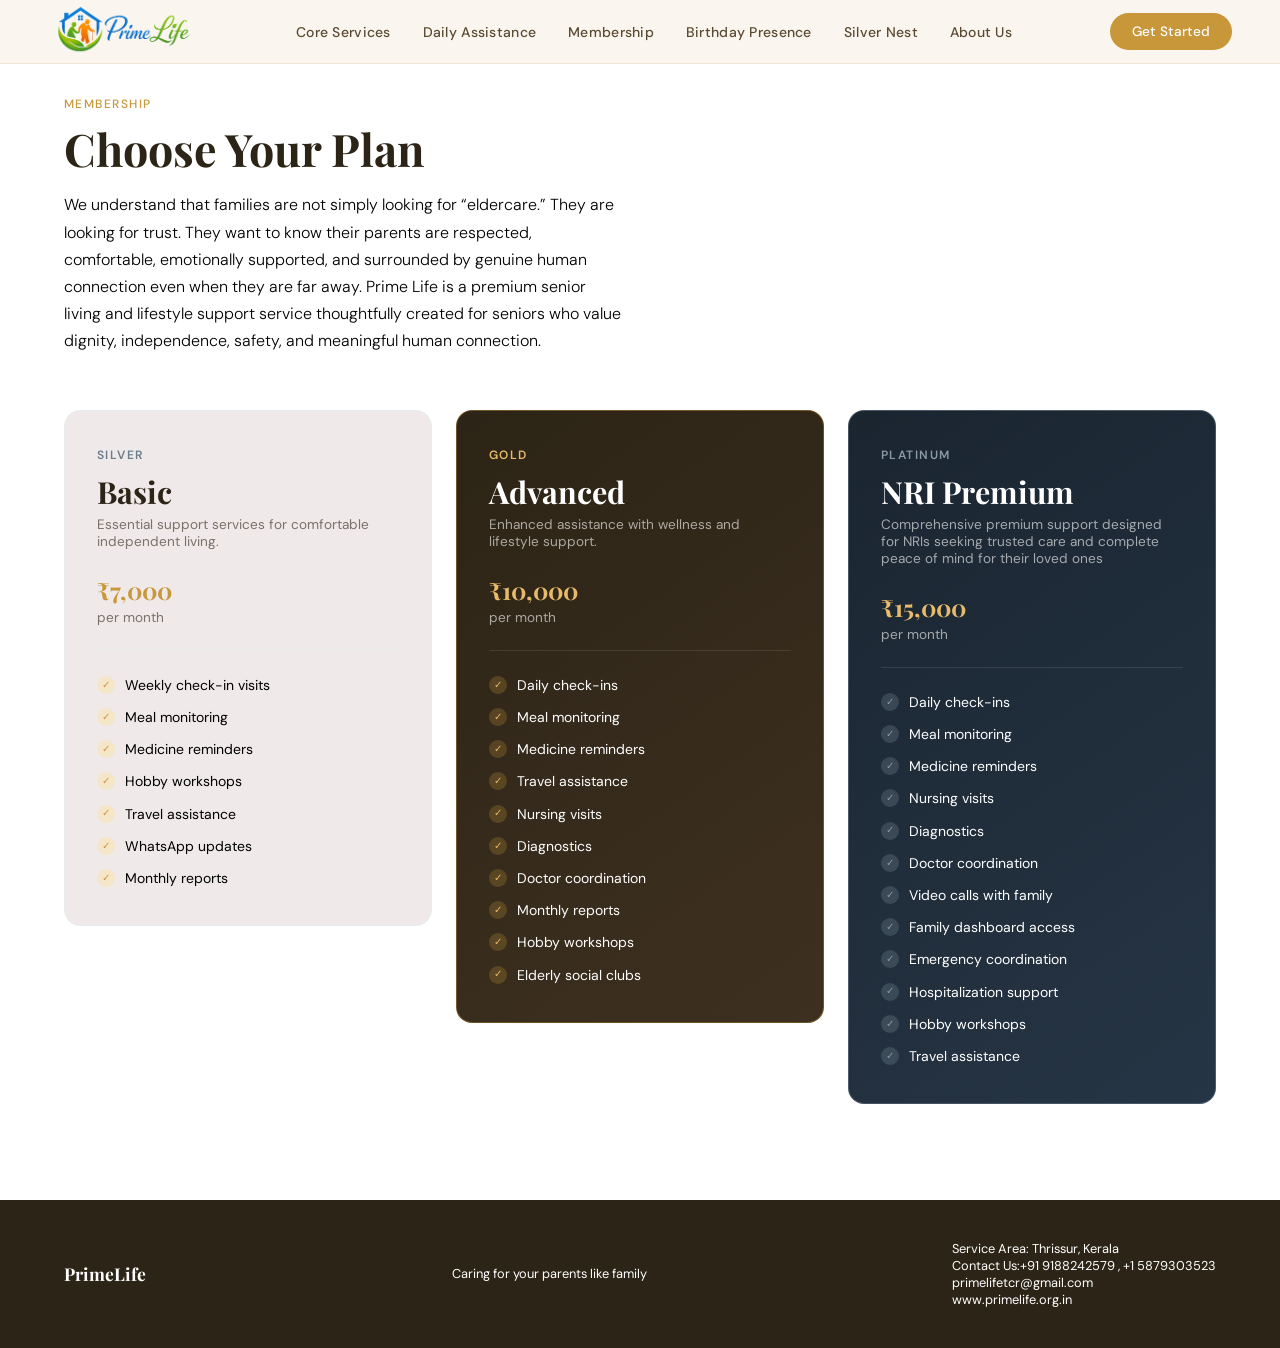
<file: member.html>
<!DOCTYPE html>
<html lang="en">

<head>
    <meta charset="UTF-8" />
    <meta name="viewport" content="width=device-width, initial-scale=1.0" />
    <title>PrimeLife</title>
    <link
        href="https://fonts.googleapis.com/css2?family=Playfair+Display:ital,wght@0,400;0,600;0,700;1,400&family=DM+Sans:wght@300;400;500&display=swap"
        rel="stylesheet" />
    <link rel="stylesheet" href="style.css" />
</head>

<body>

    <!-- NAV -->
    
  <!-- NAV -->
   <nav>
  <a class="nav-logo" href="index.html"> <img src="images/logo.png" alt="" style="height: 100px;width: auto;"></a>
    <ul class="nav-links">
      <li><a href="coreservices.html">Core Services</a></li>
      <li><a href="daily.html">Daily Assistance</a></li>
      <li><a href="member.html">Membership</a></li>
      <li><a href="birthday.html">Birthday Presence</a></li>
      <li><a href="silver.html">Silver Nest</a></li>
      <li><a href="about.html">About Us</a></li>


    </ul>
       <button class="nav-cta" onclick="document.getElementById('contactModal').style.display='flex'">Get
      Started</button>
    <button class="hamburger" id="ham" aria-label="Menu">
      <span></span><span></span><span></span>
    </button>
  </nav>

  <div class="mobile-menu" id="mobileMenu">
    <a href="coreservices.html" onclick="closeMob()">Core Services</a>
    <a href="daily.html" onclick="closeMob()">Daily Assistance</a>
    <a href="member.html" onclick="closeMob()">Membership</a>
    <a href="birthday.html" onclick="closeMob()">Birthday Presence</a>
    <a href="silver.html" onclick="closeMob()">Silver Nest</a>
    <a href="about.html" onclick="closeMob()">About Us</a>


  </div>

    <!-- PLANS -->
    <section id="plans">
        <div class="section-header">
            <span class="section-label">Membership</span>
            <h2 class="section-title">Choose Your Plan</h2>
            <p class="section-sub">We understand that families are not simply looking for “eldercare.” They are looking
                for trust. They want to know their parents are respected, comfortable, emotionally supported, and
                surrounded by genuine human connection even when they are far away.

                Prime Life is a premium senior living and lifestyle support service thoughtfully created for seniors who
                value dignity, independence, safety, and meaningful human connection.</p>
        </div>
        <div class="plans-grid">

            <!-- SILVER -->
            <div class="plan-card plan-silver reveal">
                <div class="plan-tier">Silver</div>
                <div class="plan-name">Basic</div>
                <div class="plan-period">Essential support services for comfortable independent living.
                </div>
                <div class="plan-price">₹7,000</div>
                <div class="plan-period">per month</div>
                <div class="plan-divider"></div>
                <ul class="plan-features">
                    <li><span class="check">✓</span>Weekly check-in visits</li>
                    <li><span class="check">✓</span>Meal monitoring</li>
                    <li><span class="check">✓</span>Medicine reminders</li>
                    <li><span class="check">✓</span>Hobby workshops</li>
                    <li><span class="check">✓</span>Travel assistance</li>
                    <li><span class="check">✓</span>WhatsApp updates</li>
                    <li><span class="check">✓</span>Monthly reports</li>
                </ul>
            </div>

            <!-- GOLD -->
            <div class="plan-card plan-gold reveal" style="position:relative">
             
                <div class="plan-tier">Gold</div>
                <div class="plan-name">Advanced</div>
                <div class="plan-period">Enhanced assistance with wellness and lifestyle support.

                </div>
                <div class="plan-price">₹10,000</div>
                <div class="plan-period">per month</div>
                <div class="plan-divider"></div>
                <ul class="plan-features">
                    <li><span class="check">✓</span>Daily check-ins</li>
                    <li><span class="check">✓</span>Meal monitoring</li>
                    <li><span class="check">✓</span>Medicine reminders</li>
                    <li><span class="check">✓</span>Travel assistance</li>
                    <li><span class="check">✓</span>Nursing visits</li>
                    <li><span class="check">✓</span>Diagnostics</li>
                    <li><span class="check">✓</span>Doctor coordination</li>
                    <li><span class="check">✓</span>Monthly reports</li>
                    <li><span class="check">✓</span>Hobby workshops</li>
                    <li><span class="check">✓</span>Elderly social clubs</li>
                </ul>
            </div>

            <!-- PLATINUM -->
            <div class="plan-card plan-platinum reveal">
                <div class="plan-tier">Platinum</div>
                <div class="plan-name">NRI Premium</div>
                <div class="plan-period">Comprehensive premium support designed for NRIs seeking trusted care and
                    complete peace of mind for their loved ones


                </div>

                <div class="plan-price">₹15,000</div>
                <div class="plan-period">per month</div>
                <div class="plan-divider"></div>
                <ul class="plan-features">
                    <li><span class="check">✓</span>Daily check-ins</li>
                    <li><span class="check">✓</span>Meal monitoring</li>
                    <li><span class="check">✓</span>Medicine reminders</li>
                    <li><span class="check">✓</span>Nursing visits</li>
                    <li><span class="check">✓</span>Diagnostics</li>
                    <li><span class="check">✓</span>Doctor coordination</li>
                    <li><span class="check">✓</span>Video calls with family</li>
                    <li><span class="check">✓</span>Family dashboard access</li>
                    <li><span class="check">✓</span>Emergency coordination</li>
                    <li><span class="check">✓</span>Hospitalization support</li>
                    <li><span class="check">✓</span>Hobby workshops</li>
                    <li><span class="check">✓</span>Travel assistance</li>
                </ul>
            </div>

        </div>
    </section>





  <!-- FOOTER -->
  <footer>
    <div class="logo"> PrimeLife</div>
    <p>Caring for your parents like family</p>
    <p>Service Area: Thrissur, Kerala <br>
    Contact Us:+91 9188242579 , +1 5879303523<br>
   primelifetcr@gmail.com <br> www.primelife.org.in
</p>
  </footer>



  <!-- Modal Overlay -->
<div id="contactModal" style="display:none; position:fixed; inset:0; background:rgba(0,0,0,0.5); z-index:1000; align-items:center; justify-content:center;">
  <div style="background:#fff; border-radius:12px; padding:2rem; width:340px; position:relative; box-shadow:0 20px 60px rgba(0,0,0,0.2);">

    <!-- Close Button -->
    <button onclick="document.getElementById('contactModal').style.display='none'"
      style="position:absolute; top:12px; right:12px; background:none; border:none; font-size:22px; cursor:pointer; color:#888;">
      &times;
    </button>

    <h2 style="margin:0 0 1.5rem; font-size:20px;">Contact Us</h2>

    <!-- Address -->
    <div style="display:flex; gap:12px; margin-bottom:1rem;">
      <span style="font-size:22px;">📍</span>
      <div>
        <p style="margin:0; font-size:12px; color:#888;">Service Area</p>
        <p style="margin:0; font-weight:500;">Thrissur, Kerala</p>
      </div>
    </div>

    <!-- Phone -->
    <div style="display:flex; gap:12px; margin-bottom:1rem;">
      <span style="font-size:22px;">📞</span>
      <div>
        <p style="margin:0; font-size:12px; color:#888;">Phone</p>
        <p style="margin:0; font-weight:500;">+91 9188242576</p>
        <p style="margin:0; font-weight:500;">+1 5879303523</p>
      </div>
    </div>

    <!-- Email -->
    <div style="display:flex; gap:12px;">
      <span style="font-size:22px;">✉️</span>
      <div>
        <p style="margin:0; font-size:12px; color:#888;">Email</p>
        <p style="margin:0; font-weight:500;">primelifetcr@gmail.com</p>
      </div>
    </div>
     <!-- web -->
    <div style="display:flex; gap:12px;">
      <span style="font-size:22px;">✉️</span>
      <div>
        <p style="margin:0; font-size:12px; color:#888;">Website</p>
        <p style="margin:0; font-weight:500;">www.primelife.org.in</p>
      </div>
    </div>

  </div>
</div>


    <script>
        // Hamburger
        const ham = document.getElementById('ham');
        const mob = document.getElementById('mobileMenu');
        ham.addEventListener('click', () => mob.classList.toggle('open'));
        function closeMob() { mob.classList.remove('open'); }

        // Scroll reveal
        const reveals = document.querySelectorAll('.reveal');
        const obs = new IntersectionObserver((entries) => {
            entries.forEach((e, i) => {
                if (e.isIntersecting) {
                    setTimeout(() => e.target.classList.add('visible'), (i % 6) * 80);
                    obs.unobserve(e.target);
                }
            });
        }, { threshold: 0.08 });
        reveals.forEach(r => obs.observe(r));

        // Smooth nav active state
        const sections = document.querySelectorAll('section[id]');
        const navLinks = document.querySelectorAll('.nav-links a');
        window.addEventListener('scroll', () => {
            let cur = '';
            sections.forEach(s => { if (window.scrollY >= s.offsetTop - 100) cur = s.id; });
            navLinks.forEach(a => {
                a.style.color = a.getAttribute('href') === '#' + cur ? 'var(--gold)' : '';
            });
        });
    </script>
</body>

</html>
</file>
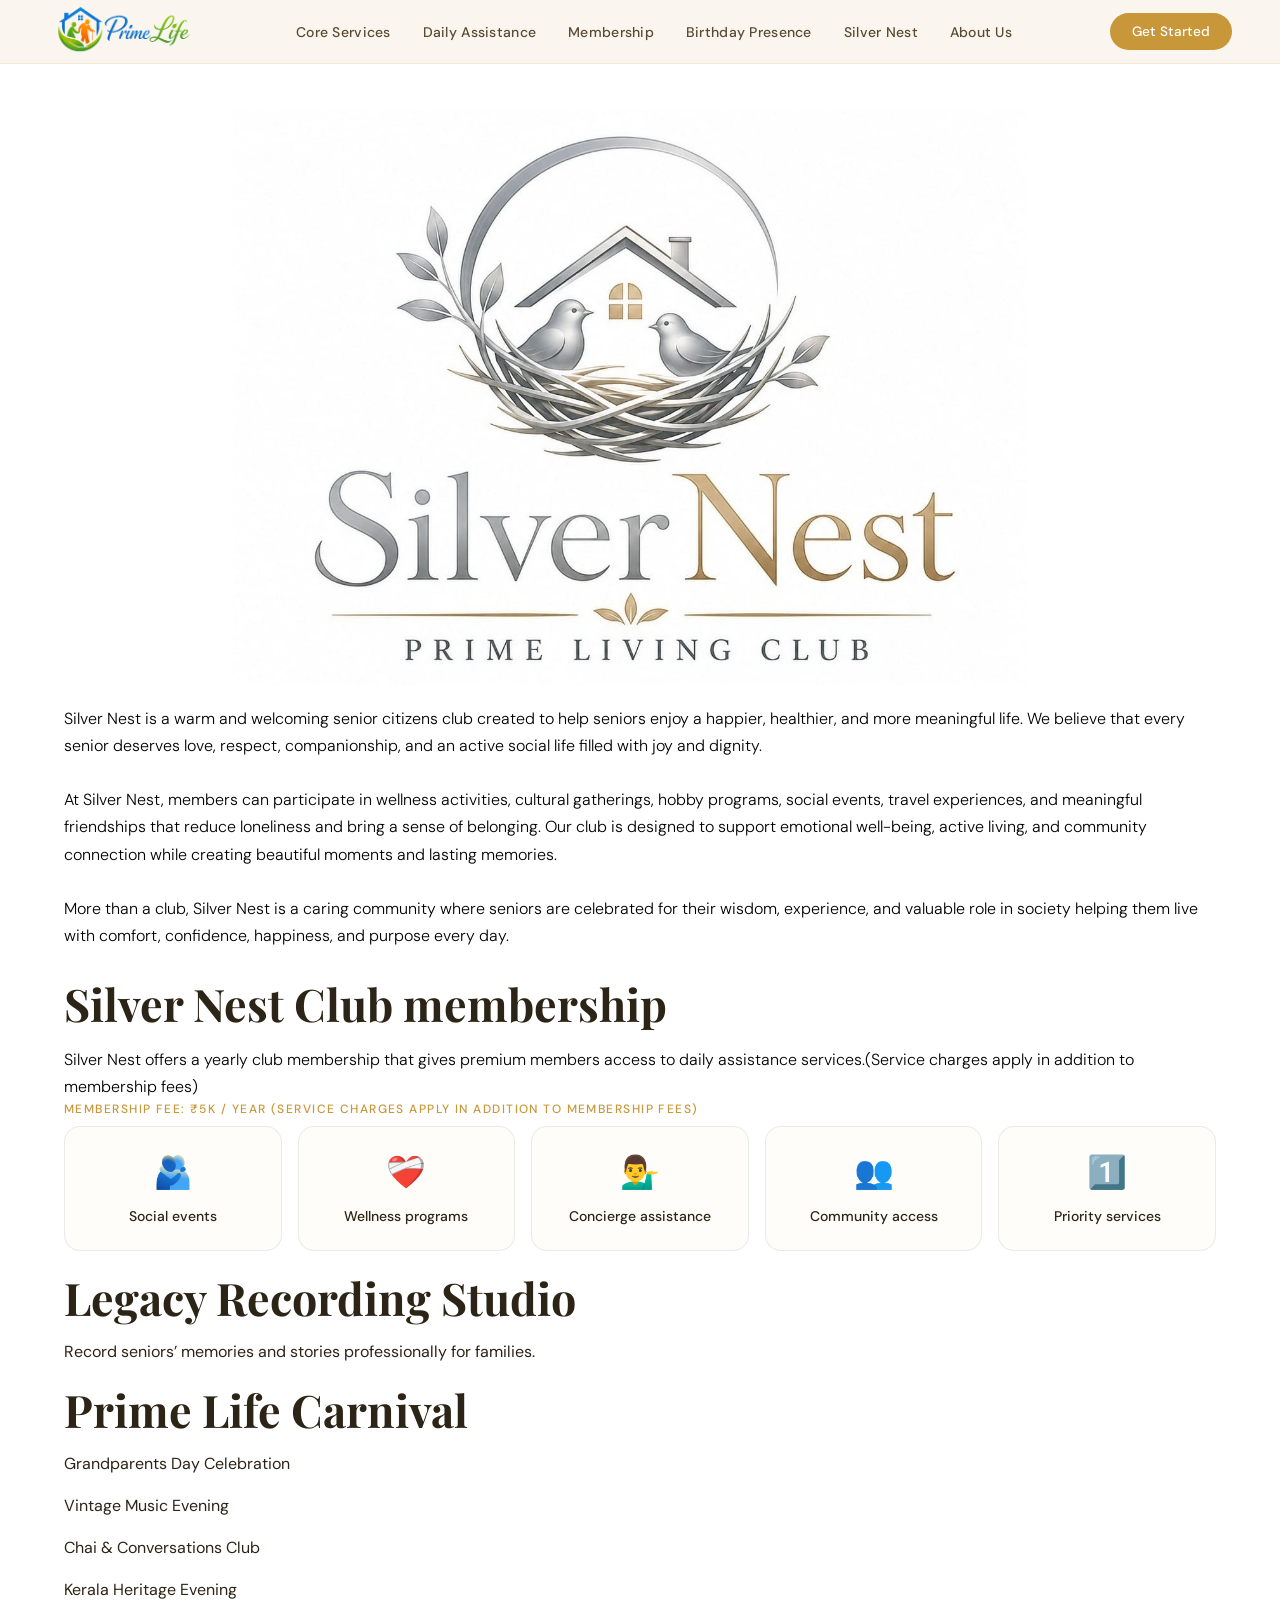
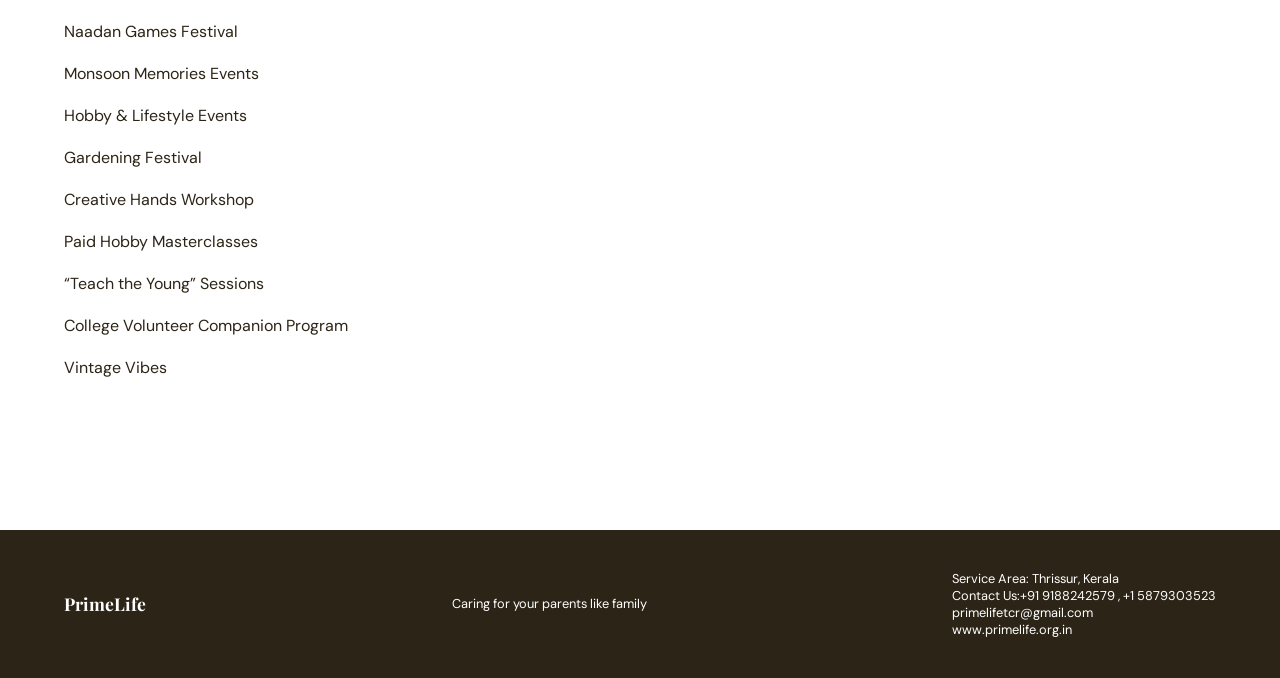
<file: silver.html>
<!DOCTYPE html>
<html lang="en">

<head>
  <meta charset="UTF-8" />
  <meta name="viewport" content="width=device-width, initial-scale=1.0" />
  <title>PrimeLife</title>
  <link
    href="https://fonts.googleapis.com/css2?family=Playfair+Display:ital,wght@0,400;0,600;0,700;1,400&family=DM+Sans:wght@300;400;500&display=swap"
    rel="stylesheet" />
  <link rel="stylesheet" href="style.css" />
</head>

<body>

  <!-- NAV -->
  <nav>
   <a class="nav-logo" href="index.html"> <img src="images/logo.png" alt="" style="height: 100px;width: auto;"></a>
    <ul class="nav-links">
      <li><a href="coreservices.html">Core Services</a></li>
      <li><a href="daily.html">Daily Assistance</a></li>
      <li><a href="member.html">Membership</a></li>
      <li><a href="birthday.html">Birthday Presence</a></li>
      <li><a href="silver.html">Silver Nest</a></li>
      <li><a href="about.html">About Us</a></li>


    </ul>
       <button class="nav-cta" onclick="document.getElementById('contactModal').style.display='flex'">Get
      Started</button>
    <button class="hamburger" id="ham" aria-label="Menu">
      <span></span><span></span><span></span>
    </button>
  </nav>

  <div class="mobile-menu" id="mobileMenu">
    <a href="coreservices.html" onclick="closeMob()">Core Services</a>
    <a href="daily.html" onclick="closeMob()">Daily Assistance</a>
    <a href="member.html" onclick="closeMob()">Membership</a>
    <a href="birthday.html" onclick="closeMob()">Birthday Presence</a>
    <a href="silver.html" onclick="closeMob()">Silver Nest</a>
    <a href="about.html" onclick="closeMob()">About Us</a>
   

  </div>

  <!-- HERO -->
      <section1 class="hero">
    <img src="images/silver nest.jpeg" alt="">

  </section1>

  <!-- CORE & LIFESTYLE SERVICES -->
  <section id="services" style="padding-top: 20px;">
    <div class="section-header">
      

      <p class="section-sub" style="max-width: max-content;">Silver Nest is a warm and welcoming senior citizens club
        created to help seniors enjoy a
        happier, healthier, and more meaningful life. We believe that every senior deserves love, respect,
        companionship, and an active social life filled with joy and dignity. <br> <br>
        At Silver Nest, members can participate in wellness activities, cultural gatherings, hobby programs, social
        events, travel experiences, and meaningful friendships that reduce loneliness and bring a sense of belonging.
        Our club is designed to support emotional well-being, active living, and community connection while creating
        beautiful moments and lasting memories. <br><br>
        More than a club, Silver Nest is a caring community where seniors are celebrated for their wisdom, experience,
        and valuable role in society helping them live with comfort, confidence, happiness, and purpose every day.
        <br><br>
      </p>

      <h2 class="section-title">Silver Nest Club membership </h2>
      <p class="section-sub" style="max-width: max-content;">
        Silver Nest offers a yearly club membership that gives premium members access to daily assistance
        services.(Service charges apply in addition to membership fees)
      </p>
      <span class="section-label">Membership fee: ₹5K / year
        (Service charges apply in addition to membership fees) <br></span>
      <div class="wellness-grid" style="padding-bottom: 20px;">
        <div class="wellness-item reveal"><span class="w-icon">🫂</span><span>Social events</span></div>
        <div class="wellness-item reveal"><span class="w-icon">❤️‍🩹</span><span>Wellness programs</span></div>
        <div class="wellness-item reveal"><span class="w-icon">💁‍♂️</span><span>Concierge assistance</span></div>
        <div class="wellness-item reveal"><span class="w-icon">👥</span><span>Community access</span></div>
        <div class="wellness-item reveal"><span class="w-icon">1️⃣</span><span>Priority services</span></div>

      </div>
      <h2 class="section-title">Legacy Recording Studio</h2>
      <p>Record seniors’ memories and stories professionally for families. <br><br></p>
      <h2 class="section-title">Prime Life Carnival</h2>
      <p> Grandparents Day Celebration <br> <br>
        Vintage Music Evening <br><br>
        Chai & Conversations Club <br><br>
        Kerala Heritage Evening <br><br>
        Naadan Games Festival <br><br>
        Monsoon Memories Events <br><br>
        Hobby & Lifestyle Events <br><br>
        Gardening Festival <br><br>
        Creative Hands Workshop <br><br>
        Paid Hobby Masterclasses <br><br>
        “Teach the Young” Sessions <br><br>
        College Volunteer Companion Program <br><br>
        Vintage Vibes</p>
    </div>

  </section>





  <!-- FOOTER -->
  <footer>
    <div class="logo"> PrimeLife</div>
    <p>Caring for your parents like family</p>
    <p>Service Area: Thrissur, Kerala <br>
    Contact Us:+91 9188242579 , +1 5879303523<br>
   primelifetcr@gmail.com <br> www.primelife.org.in
</p>
  </footer>



  <!-- Modal Overlay -->
<div id="contactModal" style="display:none; position:fixed; inset:0; background:rgba(0,0,0,0.5); z-index:1000; align-items:center; justify-content:center;">
  <div style="background:#fff; border-radius:12px; padding:2rem; width:340px; position:relative; box-shadow:0 20px 60px rgba(0,0,0,0.2);">

    <!-- Close Button -->
    <button onclick="document.getElementById('contactModal').style.display='none'"
      style="position:absolute; top:12px; right:12px; background:none; border:none; font-size:22px; cursor:pointer; color:#888;">
      &times;
    </button>

    <h2 style="margin:0 0 1.5rem; font-size:20px;">Contact Us</h2>

    <!-- Address -->
    <div style="display:flex; gap:12px; margin-bottom:1rem;">
      <span style="font-size:22px;">📍</span>
      <div>
        <p style="margin:0; font-size:12px; color:#888;">Service Area</p>
        <p style="margin:0; font-weight:500;">Thrissur, Kerala</p>
      </div>
    </div>

    <!-- Phone -->
    <div style="display:flex; gap:12px; margin-bottom:1rem;">
      <span style="font-size:22px;">📞</span>
      <div>
        <p style="margin:0; font-size:12px; color:#888;">Phone</p>
        <p style="margin:0; font-weight:500;">+91 9188242576</p>
        <p style="margin:0; font-weight:500;">+1 5879303523</p>
      </div>
    </div>

    <!-- Email -->
    <div style="display:flex; gap:12px;">
      <span style="font-size:22px;">✉️</span>
      <div>
        <p style="margin:0; font-size:12px; color:#888;">Email</p>
        <p style="margin:0; font-weight:500;">primelifetcr@gmail.com</p>
      </div>
    </div>
     <!-- web -->
    <div style="display:flex; gap:12px;">
      <span style="font-size:22px;">✉️</span>
      <div>
        <p style="margin:0; font-size:12px; color:#888;">Website</p>
        <p style="margin:0; font-weight:500;">www.primelife.org.in</p>
      </div>
    </div>

  </div>
</div>


  <script>
    // Hamburger
    const ham = document.getElementById('ham');
    const mob = document.getElementById('mobileMenu');
    ham.addEventListener('click', () => mob.classList.toggle('open'));
    function closeMob() { mob.classList.remove('open'); }

    // Scroll reveal
    const reveals = document.querySelectorAll('.reveal');
    const obs = new IntersectionObserver((entries) => {
      entries.forEach((e, i) => {
        if (e.isIntersecting) {
          setTimeout(() => e.target.classList.add('visible'), (i % 6) * 80);
          obs.unobserve(e.target);
        }
      });
    }, { threshold: 0.08 });
    reveals.forEach(r => obs.observe(r));

    // Smooth nav active state
    const sections = document.querySelectorAll('section[id]');
    const navLinks = document.querySelectorAll('.nav-links a');
    window.addEventListener('scroll', () => {
      let cur = '';
      sections.forEach(s => { if (window.scrollY >= s.offsetTop - 100) cur = s.id; });
      navLinks.forEach(a => {
        a.style.color = a.getAttribute('href') === '#' + cur ? 'var(--gold)' : '';
      });
    });
  </script>
</body>

</html>
</file>
<file: style.css>
:root {
    --cream: #faf6ef;
    --warm-white: #fffdf9;
    --gold: #c8973a;
    --gold-light: #e8bb6a;
    --gold-pale: #f5e6c8;
    --deep: #2c2416;
    --mid: #5a4a32;
    --muted: #9a876a;
    --silver: #6b7c8a;
    --silver-light: #e8edf0;
    --platinum: #8a9ba8;
    --green-soft: #6b8c6e;
    --radius: 16px;
    --radius-sm: 8px;
}

*,
*::before,
*::after {
    box-sizing: border-box;
    margin: 0;
    padding: 0;
}

html {
    scroll-behavior: smooth;
}

body {
    font-family: 'DM Sans', sans-serif;
    background: var(--cream);
    color: var(--deep);
    overflow-x: hidden;
}

/* ── NAV ── */
nav {
    position: fixed;
    top: 0;
    left: 0;
    right: 0;
    z-index: 100;
    background: rgba(250, 246, 239);
    backdrop-filter: none;
    border-bottom: 1px solid rgba(200, 151, 58, 0.15);
    padding: 0 clamp(1rem, 5vw, 3rem);
    display: flex;
    align-items: center;
    justify-content: space-between;
    height: 64px;
}

.nav-logo {
    
    font-family: 'Playfair Display', serif;
    font-size: 1.25rem;
    font-weight: 700;
    color: var(--deep);
    text-decoration: none;
    display: flex;
    align-items: center;
    gap: 10px;
}


.nav-logo span {
    color: var(--gold);
}

.nav-links {
    display: flex;
    gap: 2rem;
    list-style: none;
}

.nav-links a {
    font-size: 0.875rem;
    font-weight: 500;
    color: var(--mid);
    text-decoration: none;
    letter-spacing: 0.02em;
    transition: color 0.2s;
}

.nav-links a:hover {
    color: var(--gold);
}

.nav-cta {
    background: var(--gold);
    color: white;
    border: none;
    border-radius: 40px;
    padding: 10px 22px;
    font-size: 0.85rem;
    font-weight: 500;
    cursor: pointer;
    font-family: 'DM Sans', sans-serif;
    transition: background 0.2s, transform 0.15s;
}

.nav-cta:hover {
    background: var(--mid);
    transform: translateY(-1px);
}

.hamburger {
    display: none;
    flex-direction: column;
    gap: 5px;
    cursor: pointer;
    background: none;
    border: none;
}

.hamburger span {
    width: 24px;
    height: 2px;
    background: var(--deep);
    border-radius: 2px;
    transition: all 0.3s;
    display: block;
}

.mobile-menu {
    display: none;
    position: fixed;
    top: 64px;
    left: 0;
    right: 0;
    background: var(--warm-white);
    padding: 1.5rem 2rem;
    border-bottom: 1px solid var(--gold-pale);
    z-index: 99;
    flex-direction: column;
    gap: 1.2rem;
}

.mobile-menu a {
    color: var(--mid);
    text-decoration: none;
    font-weight: 500;
    font-size: 1rem;
}

.mobile-menu.open {
    display: flex;
}

/* ── HERO ── */
.hero {
  width: 100%;
  height: calc(100vh+64px); /* adjust as needed */
  overflow: hidden;
  background-color: black;
}


.hero img {
    margin-top: 64px;
  width: 100%;
  height: 100%;
  object-fit: cover;
  object-position: top;
  display: block;
}


.hero-badge {
    display: inline-flex;
    align-items: center;
    gap: 8px;
    background: var(--gold-pale);
    border: 1px solid rgba(200, 151, 58, 0.3);
    border-radius: 40px;
    padding: 6px 18px;
    font-size: 0.8rem;
    font-weight: 500;
    color: var(--mid);
    letter-spacing: 0.05em;
    text-transform: uppercase;
    margin-bottom: 1.5rem;
}

.hero-badge::before {
   
    color: var(--gold);
    font-size: 0.7rem;
}

.hero h1 {
    font-family: 'Playfair Display', serif;
    font-size: clamp(2.6rem, 7vw, 5rem);
    font-weight: 700;
    line-height: 1.12;
    color: var(--deep);
    margin-bottom: 1.25rem;
}

.hero h1 em {
    font-style: italic;
    color: var(--gold);
}

.hero p {
    font-size: clamp(1rem, 2.5vw, 1.2rem);
    color: var(--mid);
    max-width: 600px;
    margin: 0 auto 2.5rem;
    line-height: 1.7;
    font-weight: 300;
}

.hero-buttons {
    display: flex;
    gap: 1rem;
    justify-content: center;
    flex-wrap: wrap;
}

.btn-primary {
    background: var(--gold);
    color: white;
    border: none;
    border-radius: 40px;
    padding: 14px 32px;
    font-size: 0.95rem;
    font-weight: 500;
    cursor: pointer;
    font-family: 'DM Sans', sans-serif;
    transition: all 0.2s;
    letter-spacing: 0.02em;
}

.btn-primary:hover {
    background: var(--deep);
    transform: translateY(-2px);
    box-shadow: 0 8px 24px rgba(44, 36, 22, 0.15);
}

.btn-outline {
    background: transparent;
    color:white;
    border: 1.5px solid rgb(255, 255, 255);
    border-radius: 40px;
    padding: 14px 32px;
    font-size: 0.95rem;
    font-weight: 500;
    cursor: pointer;
    font-family: 'DM Sans', sans-serif;
    transition: all 0.2s;
}

.btn-outline:hover {
    border-color: var(--gold);
    color: var(--gold);
}

.hero-stats {
    display: flex;
    justify-content: center;
    gap: clamp(1.5rem, 5vw, 4rem);
    margin-top: 3.5rem;
    margin-bottom:3.5rem ;
    padding-top: 2.5rem;
    border-top: 1px solid rgb(255, 255, 255);
    flex-wrap: wrap;
}

.stat {
    text-align: center;
}

.stat-num {
    font-family: 'Playfair Display', serif;
    font-size: clamp(1.8rem, 4vw, 2.5rem);
    font-weight: 700;
    color: white;
    display: block;
}

.stat-label {
    font-size: 0.8rem;
    color: white;
    font-weight: 400;
    letter-spacing: 0.05em;
    text-transform: uppercase;
}

/* ── SECTION BASICS ── */
section {
    padding: clamp(3rem, 8vw, 6rem) clamp(1.5rem, 6vw, 4rem);
}

.section-label {
    font-size: 0.75rem;
    font-weight: 500;
    letter-spacing: 0.12em;
    text-transform: uppercase;
    color: var(--gold);
    display: block;
    margin-bottom: 0.6rem;
}

.section-title {
    font-family: 'Playfair Display', serif;
    font-size: clamp(1.8rem, 4vw, 2.8rem);
    font-weight: 700;
    color: var(--deep);
    line-height: 1.2;
    margin-bottom: 1rem;
}

.section-sub {
    font-size: 1rem;
    color: black;
    max-width: 560px;
    line-height: 1.7;
    font-weight: 300;
}

.section-header {
    margin-bottom: clamp(2rem, 5vw, 3.5rem);
}

/* ── SERVICES ── */
#services {
    background: white;
}

.services-grid {
    display: grid;
    grid-template-columns: repeat(auto-fill, minmax(min(100%, 300px), 1fr));
    gap: 1.25rem;
}

.service-card {
    background: var(--cream);
    border: 1px solid rgba(200, 151, 58, 0.15);
    border-radius: var(--radius);
    padding: 1.75rem;
    transition: all 0.3s;
    position: relative;
    overflow: hidden;
}

.service-card::after {
    content: '';
    position: absolute;
    bottom: 0;
    left: 0;
    right: 0;
    height: 3px;
    background: var(--gold);
    transform: scaleX(0);
    transform-origin: left;
    transition: transform 0.3s;
}

.service-card:hover {
    transform: translateY(-4px);
    box-shadow: 0 12px 36px rgba(44, 36, 22, 0.1);
}

.service-card:hover::after {
    transform: scaleX(1);
}

.service-icon {
    width: 48px;
    height: 48px;
    border-radius: 12px;
    background: var(--gold-pale);
    display: flex;
    align-items: center;
    justify-content: center;
    font-size: 1.4rem;
    margin-bottom: 1rem;
}

.service-card h3 {
    font-family: 'Playfair Display', serif;
    font-size: 1.1rem;
    font-weight: 600;
    color: var(--deep);
    margin-bottom: 0.6rem;
}

.service-card p {
    font-size: 0.875rem;
    color: black;
    line-height: 1.6;
}

.service-tags {
    display: flex;
    flex-wrap: wrap;
    gap: 6px;
    margin-top: 1rem;
}

.tag {
    background: var(--gold-pale);
    color: black;
    font-size: 0.72rem;
    padding: 3px 10px;
    border-radius: 20px;
    font-weight: 500;
}

/* ── PLANS ── */
#plans {
    background: white;
}

.plans-grid {
    display: grid;
    grid-template-columns: repeat(auto-fit, minmax(min(100%, 300px), 1fr));
    gap: 1.5rem;
    align-items: start;
}

.plan-card {
    border-radius: var(--radius);
    padding: 2.25rem 2rem;
    position: relative;
    overflow: hidden;
    transition: transform 0.3s;
}

.plan-card:hover {
    transform: translateY(-4px);
}

.plan-silver {
    background: rgb(239, 233, 233);
    border: 1.5px solid var(--silver-light);
}

.plan-gold {
    background: linear-gradient(145deg, #2c2416 0%, #3e3020 100%);
    border: 1.5px solid rgba(200, 151, 58, 0.4);
    color: white;
}

.plan-platinum {
    background: linear-gradient(145deg, #1a2530 0%, #263545 100%);
    border: 1.5px solid rgba(138, 155, 168, 0.4);
    color: white;
}

.popular-badge {
    position: absolute;
    top: 1.25rem;
    right: 1.25rem;
    background: var(--gold);
    color: white;
    font-size: 0.7rem;
    font-weight: 600;
    letter-spacing: 0.05em;
    text-transform: uppercase;
    padding: 4px 12px;
    border-radius: 20px;
}

.plan-tier {
    font-size: 0.75rem;
    font-weight: 600;
    letter-spacing: 0.12em;
    text-transform: uppercase;
    margin-bottom: 0.5rem;
}

.plan-silver .plan-tier {
    color: var(--silver);
}

.plan-gold .plan-tier {
    color: var(--gold-light);
}

.plan-platinum .plan-tier {
    color: var(--platinum);
}

.plan-name {
    font-family: 'Playfair Display', serif;
    font-size: 1.9rem;
    font-weight: 700;
    margin-bottom: 0.2rem;
}

.plan-silver .plan-name {
    color: var(--deep);
}

.plan-price {
    font-family: 'Playfair Display', serif;
    font-size: 1.5rem;
    font-weight: 700;
    margin: 1rem 0 0.2rem;
}

.plan-silver .plan-price {
    color: var(--gold);
}

.plan-gold .plan-price,
.plan-platinum .plan-price {
    color: var(--gold-light);
}

.plan-period {
    font-size: 0.85rem;
    opacity: 0.6;
    margin-bottom: 1.5rem;
}

.plan-divider {
    height: 1px;
    margin: 1.5rem 0;
}

.plan-silver .plan-divider {
    background: var(--silver-light);
}

.plan-gold .plan-divider,
.plan-platinum .plan-divider {
    background: rgba(255, 255, 255, 0.1);
}

.plan-features {
    list-style: none;
    display: flex;
    flex-direction: column;
    gap: 0.7rem;
}

.plan-features li {
    display: flex;
    align-items: flex-start;
    gap: 10px;
    font-size: 0.875rem;
    line-height: 1.5;
}

.plan-silver .plan-features li {
    color: black;
}

.plan-gold .plan-features li,
.plan-platinum .plan-features li {
    color: rgb(255, 255, 255);
}

.check {
    width: 18px;
    height: 18px;
    border-radius: 50%;
    flex-shrink: 0;
    display: flex;
    align-items: center;
    justify-content: center;
    font-size: 0.6rem;
    margin-top: 1px;
}

.plan-silver .check {
    background: var(--gold-pale);
    color: var(--gold);
}

.plan-gold .check {
    background: rgba(200, 151, 58, 0.25);
    color: var(--gold-light);
}

.plan-platinum .check {
    background: rgba(138, 155, 168, 0.25);
    color: var(--platinum);
}

.plan-btn {
    width: 100%;
    padding: 13px;
    border-radius: 40px;
    font-size: 0.9rem;
    font-weight: 500;
    margin-top: 2rem;
    cursor: pointer;
    font-family: 'DM Sans', sans-serif;
    transition: all 0.2s;
    letter-spacing: 0.02em;
    border: none;
}

.plan-silver .plan-btn {
    background: var(--gold);
    color: white;
}

.plan-silver .plan-btn:hover {
    background: var(--deep);
}

.plan-gold .plan-btn {
    background: var(--gold);
    color: var(--deep);
}

.plan-gold .plan-btn:hover {
    background: var(--gold-light);
}

.plan-platinum .plan-btn {
    background: rgba(138, 155, 168, 0.3);
    color: white;
    border: 1px solid rgba(138, 155, 168, 0.5);
}

.plan-platinum .plan-btn:hover {
    background: rgba(138, 155, 168, 0.5);
}

/* ── DAILY ASSISTANCE ── */
#assistance {
    background: var(--warm-white);
}

.assist-grid {
    display: grid;
    grid-template-columns: repeat(auto-fill, minmax(min(100%, 260px), 1fr));
    gap: 1rem;
}

.assist-card {
    background: var(--cream);
    border: 1px solid rgba(200, 151, 58, 0.12);
    border-radius: var(--radius);
    padding: 1.5rem;
    transition: all 0.3s;
    cursor: default;
}

.assist-card:hover {
    box-shadow: 0 8px 28px rgba(44, 36, 22, 0.08);
    transform: translateY(-3px);
}

.assist-card-header {
    display: flex;
    align-items: center;
    gap: 12px;
    margin-bottom: 0.9rem;
}

.assist-icon {
    font-size: 1.5rem;
}

.assist-card h3 {
    font-family: 'Playfair Display', serif;
    font-size: 1rem;
    font-weight: 600;
    color: var(--deep);
}

.assist-card ul {
    list-style: none;
    display: flex;
    flex-direction: column;
    gap: 5px;
}

.assist-card ul li {
    font-size: 0.8rem;
    color: black;
    display: flex;
    align-items: center;
    gap: 6px;
}

.assist-card ul li::before {
    content: '·';
    color: var(--gold);
    font-size: 1.2rem;
    line-height: 0;
}

.assist-note {
    margin-top: 2rem;
    background: var(--gold-pale);
    border-left: 3px solid var(--gold);
    border-radius: 0 var(--radius-sm) var(--radius-sm) 0;
    padding: 1rem 1.25rem;
    font-size: 0.85rem;
    color: var(--mid);
    font-style: italic;
}

/* ── WELLNESS ── */
#wellness {
    background: var(--cream);
}

.wellness-grid {
    display: grid;
    grid-template-columns: repeat(auto-fill, minmax(min(100%, 200px), 1fr));
    gap: 1rem;
}

.wellness-item {
    background: var(--warm-white);
    border-radius: var(--radius);
    padding: 1.5rem 1.25rem;
    text-align: center;
    border: 1px solid rgba(107, 140, 110, 0.15);
    transition: all 0.3s;
}

.wellness-item:hover {
    border-color: var(--green-soft);
    transform: translateY(-3px);
    box-shadow: 0 8px 20px rgba(107, 140, 110, 0.1);
}

.wellness-item .w-icon {
    font-size: 2rem;
    margin-bottom: 0.75rem;
    display: block;
}

.wellness-item span {
    font-size: 0.875rem;
    font-weight: 500;
    color: var(--deep);
}

/* ── EMOTIONAL SUPPORT ── */
#emotional {
    background: linear-gradient(135deg, #2c2416 0%, #3e3020 100%);
    color: white;
}

#emotional .section-title {
    color: white;
}

#emotional .section-sub {
    color: rgb(255, 255, 255);
}

.emotional-grid {
    display: grid;
    grid-template-columns: repeat(auto-fill, minmax(min(100%, 240px), 1fr));
    gap: 1rem;
    margin-top: 0.5rem;
}

.emotional-card {
    background: rgba(255, 255, 255, 0.06);
    border: 1px solid rgba(200, 151, 58, 0.2);
    border-radius: var(--radius);
    padding: 1.75rem 1.5rem;
    transition: all 0.3s;
}

.emotional-card:hover {
    background: rgba(255, 255, 255, 0.1);
    border-color: rgba(200, 151, 58, 0.45);
}

.emotional-card .e-icon {
    font-size: 1.8rem;
    margin-bottom: 1rem;
    display: block;
}

.emotional-card h3 {
    font-family: 'Playfair Display', serif;
    font-size: 1.05rem;
    color: white;
    margin-bottom: 0.4rem;
}

.emotional-card p {
    font-size: 0.82rem;
    color: rgb(255, 255, 255);
    line-height: 1.6;
}

/* ── SPECIAL SERVICES HIGHLIGHT ── */
#special {
    background:white;
}

.specials-grid {
    display: grid;
    grid-template-columns: 1fr 1fr;
    gap: 1.5rem;
}

@media(max-width:700px) {
    .specials-grid {
        grid-template-columns: 1fr;
    }
}

.special-card {
    border-radius: var(--radius);
    padding: 2rem;
    position: relative;
    overflow: hidden;
}

.special-birthday {
    background: linear-gradient(135deg, #fdf0d5 0%, #fae8c4 100%);
    border: 1px solid rgba(200, 151, 58, 0.25);
}

.special-walk {
    background: linear-gradient(135deg, #e8f0e8 0%, #d8ecda 100%);
    border: 1px solid rgba(107, 140, 110, 0.25);
}

.special-card .s-label {
    font-size: 0.72rem;
    font-weight: 600;
    letter-spacing: 0.1em;
    text-transform: uppercase;
    margin-bottom: 0.5rem;
    display: block;
}

.special-birthday .s-label {
    color: black;
}

.special-walk .s-label {
    color: var(--green-soft);
}

.special-card h3 {
    font-family: 'Playfair Display', serif;
    font-size: 1.4rem;
    font-weight: 700;
    color: var(--deep);
    margin-bottom: 0.75rem;
}

.special-card p {
    font-size: 0.875rem;
    color: black;
    line-height: 1.7;
}

.special-card .big-icon {
    font-size: 3rem;
    position: absolute;
    right: 1.5rem;
    top: 1.5rem;
    opacity: 0.15;
}

/* ── CTA ── */
#cta {
    background: linear-gradient(135deg, #0f612db7 0%, #063a16 100%);
    color: white;
    text-align: center;
    padding: clamp(3rem, 8vw, 6rem) clamp(1.5rem, 6vw, 4rem);
}

#cta .section-title {
    color: white;
    max-width: 600px;
    margin: 0 auto 1rem;
}

#cta p {
    color: rgb(255, 255, 255);
    max-width: 500px;
    margin: 0 auto 2.5rem;
    line-height: 1.7;
}

#cta .btn-white {
    background: white;
    color: var(--gold);
    border: none;
    border-radius: 40px;
    padding: 15px 36px;
    font-size: 0.95rem;
    font-weight: 600;
    cursor: pointer;
    font-family: 'DM Sans', sans-serif;
    transition: all 0.2s;
}

#cta .btn-white:hover {
    transform: translateY(-2px);
    box-shadow: 0 8px 24px rgba(0, 0, 0, 0.15);
}

/* ── FOOTER ── */
footer {
    background: var(--deep);
    color: rgb(255, 255, 255);
    padding: 2.5rem clamp(1.5rem, 6vw, 4rem);
    display: flex;
    justify-content: space-between;
    align-items: center;
    flex-wrap: wrap;
    gap: 1rem;
}

footer .logo {
    font-family: 'Playfair Display', serif;
    font-size: 1.1rem;
    color: white;
    font-weight: 700;
}

footer .logo span {
    color: var(--gold);
}

footer p {
    font-size: 0.8rem;
}

/* ── ANIMATIONS ── */
@keyframes fadeUp {
    from {
        opacity: 0;
        transform: translateY(28px);
    }

    to {
        opacity: 1;
        transform: translateY(0);
    }
}

.reveal {
    opacity: 0;
    transform: translateY(24px);
    transition: opacity 0.6s ease, transform 0.6s ease;
}

.reveal.visible {
    opacity: 1;
    transform: none;
}

/* ── RESPONSIVE ── */
@media(max-width:768px) {

    .nav-links,
    .nav-cta {
        display: none;
    }

    .hamburger {
        display: flex;
    }

    .hero-stats {
        gap: 1.5rem;
    }
}

@media(max-width:480px) {
    .plans-grid {
        grid-template-columns: 1fr;
    }
}


.image-row {
  display: flex;
  gap: 10px;         
  width: 100%;
  padding-bottom: 50px;
}

.image-row img {
  width: 50%;
  height: auto;
  object-fit: cover;
  display: block;
}
</file>
